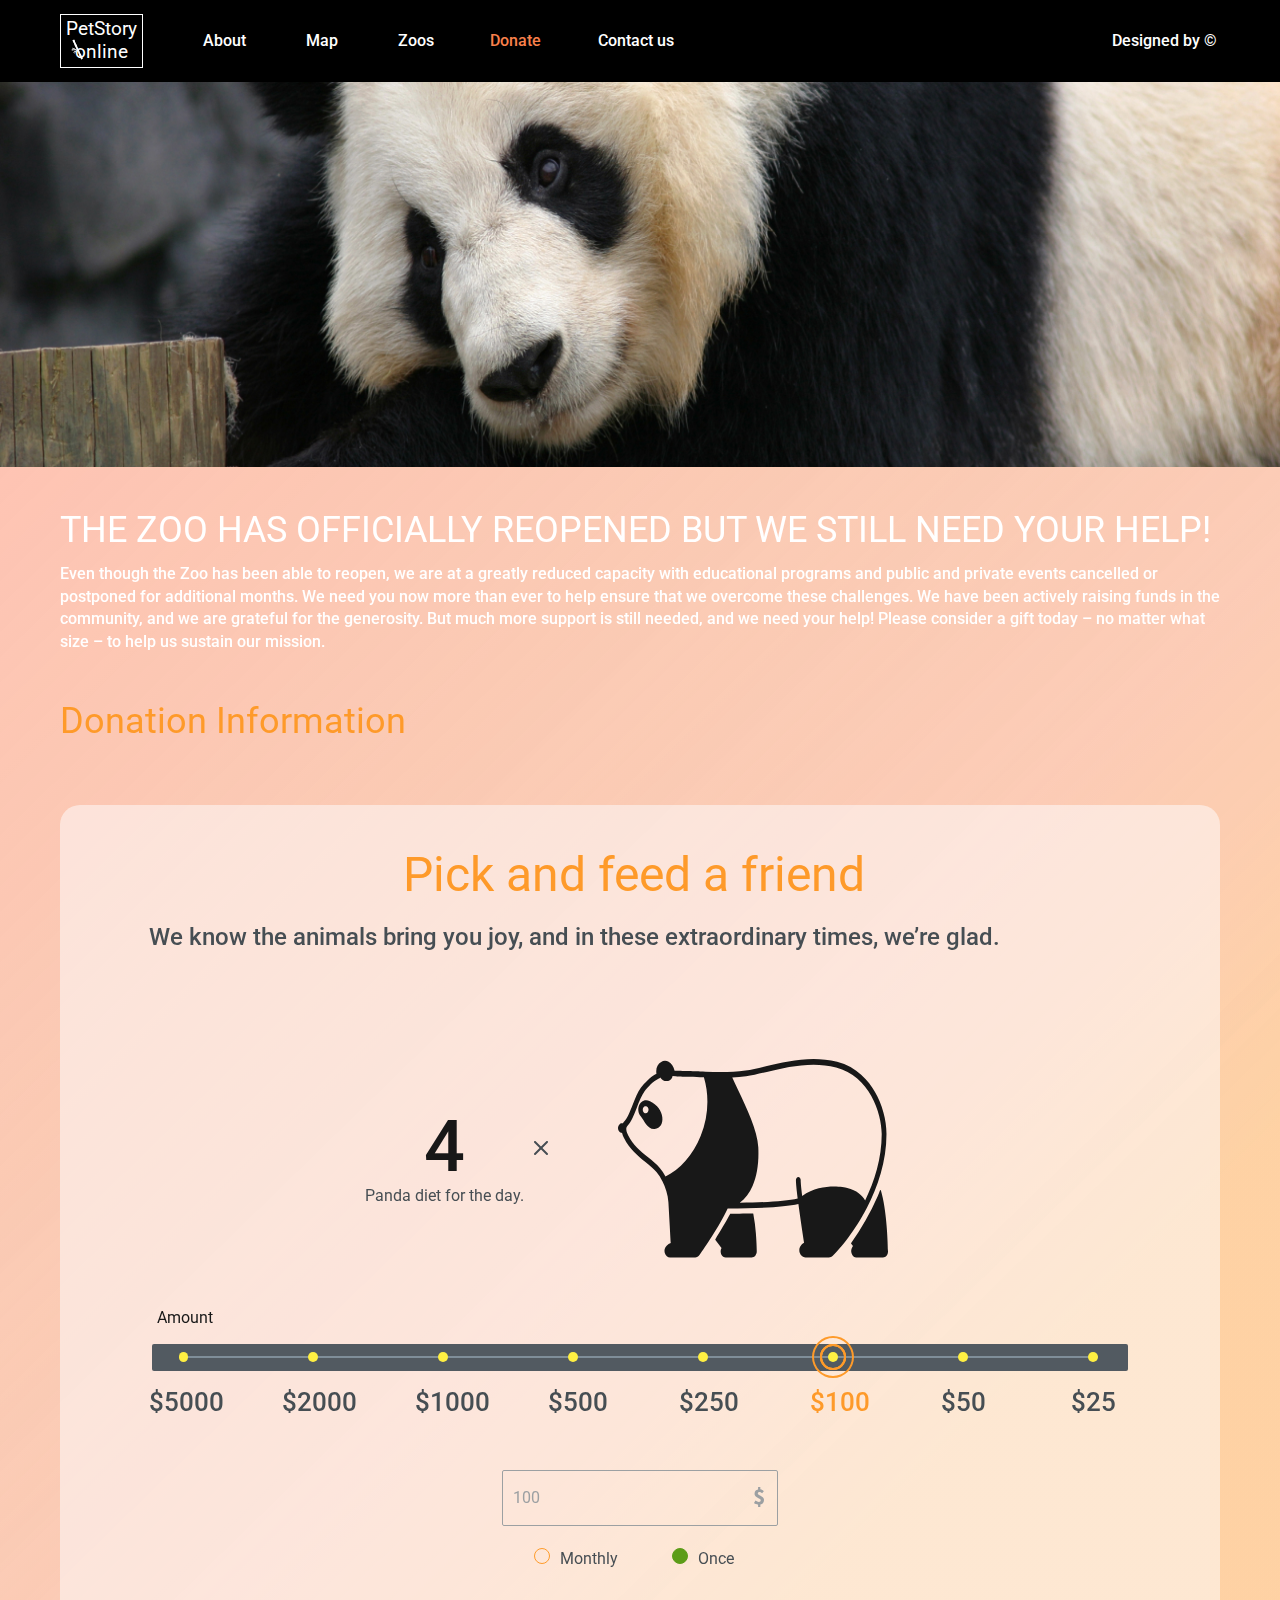
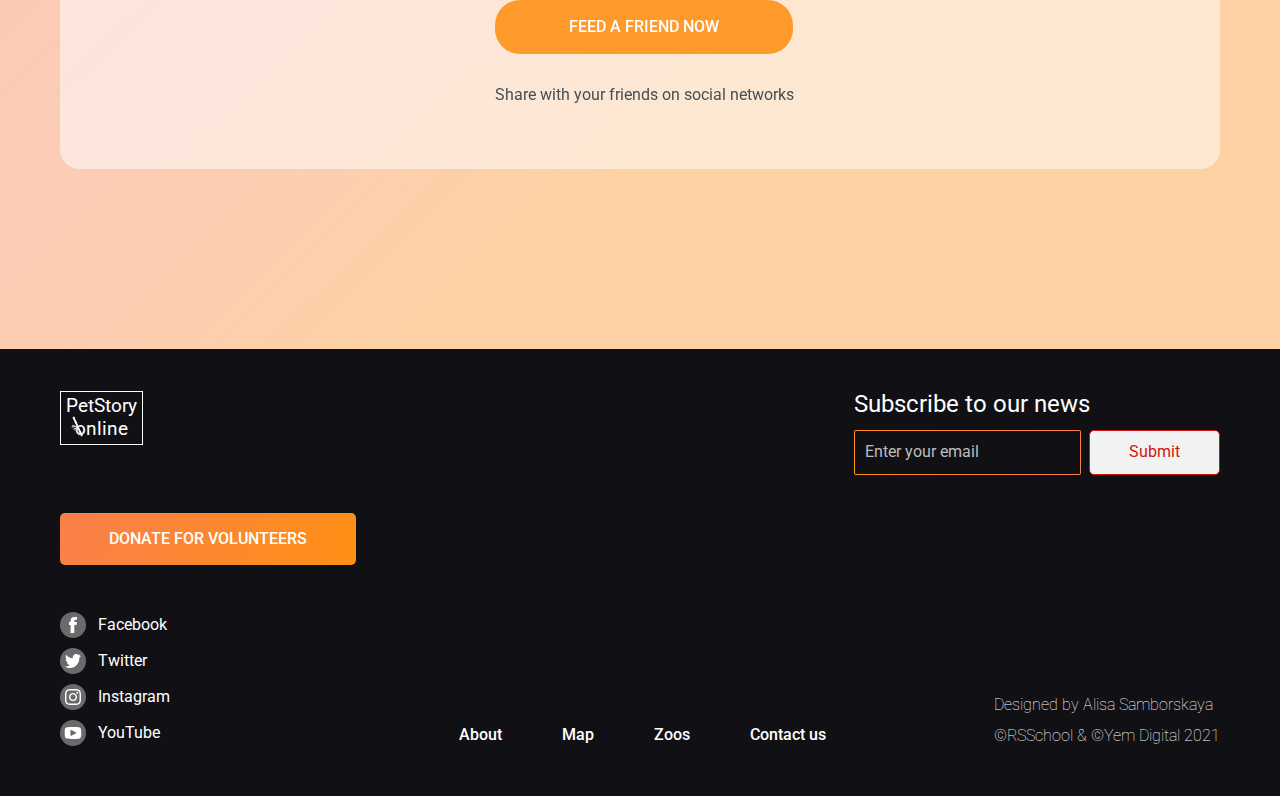
<file: online-zoo/pages/donate/index.html>
<!DOCTYPE html>
<html lang="en">
    <head>
        <title>Online zoo</title>
        <meta charset="utf-8">
        <meta name="viewport" content="width=device-width, initial-scale=1">
        <link rel="stylesheet" href="../../assets/css/normalize.css"/>
        <link rel="stylesheet" href="style.css"/>
        <link rel="icon" href="../../assets/svg/favicon.svg" type="image/x-icon"/>
        <link rel="preconnect" href="https://fonts.googleapis.com">
        <link rel="preconnect" href="https://fonts.gstatic.com" crossorigin>
        <link href="https://fonts.googleapis.com/css2?family=Roboto:ital,wght@0,100;0,300;0,400;0,500;0,700;0,900;1,100;1,300;1,400;1,500;1,700;1,900&display=swap" rel="stylesheet">
    </head>
    <body>
        <header id="menu">
            <div class="container">
                <a class="logo" href="../main/index.html">
                    <h1>PetStory<br> online</h1>
                    <img src="../../assets/svg/bamboo.svg" alt="Bamboo">
                </a>
                <nav>
                    <ul>
                        <li><a href="../main/index.html">About</a></li>
                        <li><a href="">Map</a></li>
                        <li><a href="">Zoos</a></li>
                        <li><a class="choose" href="">Donate</a></li>
                        <li><a href="">Contact us</a></li>
                        <li class="copyright"><a href="https://www.figma.com/file/jfEFwkXVj1WRq7sUHDr8os/PetStory-online" target="_blank">Designed by &#169;</a></li>
                    </ul>
                </nav>
                <div id="nav-toggle">
                    <span></span>
                    <span></span>
                    <span></span>
                </div>
            </div>
            <div class="close" style="display: none; width: 14px; height: 14px; background-image: url(&quot;../../assets/svg/multiplication.svg&quot;); background-repeat: no-repeat; background-position: center center; background-size: 14px 14px; position: absolute; top: 5%; right: 5%;"></div>
        </header>
        <main>
            <section id="preview">
                <div class="container">
                    <h2></h2>
                </div>
            </section>
            <section id="feed-friend">
                <div class="container">
                    <div class="text">
                        <h2>THE ZOO HAS OFFICIALLY REOPENED BUT WE STILL NEED YOUR HELP!</h2>
                        <p>Even though the Zoo has been able to reopen, we are at a greatly reduced capacity with educational programs and public and private events cancelled or postponed for additional months. We need you now more than ever to help ensure that we overcome these challenges. We have been actively raising funds in the community, and we are grateful for the generosity.  But much more support is still needed, and we need your help! Please consider a gift today – no matter what size – to help us sustain our mission.</p>
                        <h2 class="donat">Donation Information</h2>
                    </div>
                    <div class="feed">
                        <div class="text">
                            <h2>Pick and feed a friend</h2>
                            <p class="sec">We know the animals bring you joy, and in these extraordinary times, we’re glad.</p>
                        </div>
                        <div class="pandas">
                            <div class="four-pandas">
                                <p class="four">4</p>
                                <p>Panda diet for the day.</p>
                            </div>
                            <div class="multiplication">&nbsp; </div>
                            <div class="panda">&nbsp; </div>
                        </div>
                        <div class="amount">
                            <p>Amount</p>
                            <div class="how-many">
                                <div class="gray">
                                    <div class="yellow-circle first">
                                        <span class="b-circle-line"></span>
                                        <span class="b-circle-line"></span>
                                        <span class="b-circle-line"></span>
                                        <span class="b-circle-line"></span>
                                    </div>
                                    <div class="yellow-circle">
                                        <span class="b-circle-line"></span>
                                        <span class="b-circle-line"></span>
                                        <span class="b-circle-line"></span>
                                        <span class="b-circle-line"></span>
                                    </div>
                                    <div class="yellow-circle">
                                        <span class="b-circle-line"></span>
                                        <span class="b-circle-line"></span>
                                        <span class="b-circle-line"></span>
                                        <span class="b-circle-line"></span>
                                    </div>
                                    <div class="yellow-circle">
                                        <span class="b-circle-line"></span>
                                        <span class="b-circle-line"></span>
                                        <span class="b-circle-line"></span>
                                        <span class="b-circle-line"></span>
                                    </div>
                                    <div class="yellow-circle">
                                        <span class="b-circle-line"></span>
                                        <span class="b-circle-line"></span>
                                        <span class="b-circle-line"></span>
                                        <span class="b-circle-line"></span>
                                    </div>
                                    <div class="yellow-circle active-num">
                                        <span class="b-circle-line"></span>
                                        <span class="b-circle-line"></span>
                                        <span class="b-circle-line"></span>
                                        <span class="b-circle-line"></span>
                                    </div>
                                    <div class="yellow-circle">
                                        <span class="b-circle-line"></span>
                                        <span class="b-circle-line"></span>
                                        <span class="b-circle-line"></span>
                                        <span class="b-circle-line"></span>
                                    </div>
                                    <div class="yellow-circle">
                                        <span class="b-circle-line"></span>
                                        <span class="b-circle-line"></span>
                                        <span class="b-circle-line"></span>
                                        <span class="b-circle-line"></span>
                                    </div>
                                </div>
                            </div>
                            <div class="price">
                                <span class="number">$5000</span>
                                <span class="number">$2000</span>
                                <span class="number">$1000</span>
                                <span class="number">$500</span>
                                <span class="number">$250</span>
                                <span class="number active-num">$100</span>
                                <span class="number">$50</span>
                                <span class="number">$25</span>
                            </div>
                        </div>
                        <div class="donate">
                            <form action="#" method="post">
                                <input class="input-amount" type="number" name="Another amount" placeholder="Another amount" value="100" min="0" max="9999">
                                <div class="time">
                                    <p><input type="radio" name="first">Monthly</p>
                                    <p><input type="radio" name="first" checked>Once</p>
                                </div>
                            </form>
                            <div class="feed-now">
                                <button>Feed a friend now</button>
                                <p>Share with your friends on social networks </p>
                            </div>
                        </div>
                    </div>
                </div>
            </section>
        </main>
        <footer>
            <div class="container">
                <div class="wrap-first">
                    <div class="wrap">
                        <a class="logo" href="../main/index.html">
                            <h2>PetStory<br> online</h2>
                            <img src="../../assets/svg/bamboo.svg" alt="Bamboo">
                        </a>
                        <div class="donate">
                            <button onclick="window.location.href = '../donate/index.html';">donate for volunteers</button>
                        </div>
                    </div>
                    <div class="media">
                        <ul>
                            <li onclick="window.location.href = 'https://www.facebook.com/';">
                                <div class="icon-media facebook">&nbsp; </div>
                                <p>Facebook</p>
                            </li>
                            <li onclick="window.location.href = 'https://twitter.com/?lang=ru';">
                                <div class="icon-media twitter">&nbsp; </div>
                                <p>Twitter</p>
                            </li>
                            <li onclick="window.location.href = 'https://www.instagram.com/';">
                                <div class="icon-media instagram">&nbsp; </div>
                                <p>Instagram</p>
                            </li>
                            <li onclick="window.location.href = 'https://www.youtube.com/?hl=ru&gl=BY';">
                                <div class="icon-media youtube">&nbsp; </div>
                                <p>YouTube</p>
                            </li>
                        </ul>
                    </div>
                </div>
                <div class="wrap-sec-third">
                    <div class="wrap-second">
                        <nav>
                            <ul>
                                <li><a href="../main/index.html">About</a></li>
                                <li><a href="">Map</a></li>
                                <li><a href="">Zoos</a></li>
                                <li><a href="">Contact us</a></li>
                            </ul>
                        </nav>
                    </div>
                    <div class="wrap-third">
                        <div class="subcribe">
                            <h3>Subscribe to our news</h3>
                            <form action="#" method="post">
                                <input type="email" name="email" placeholder="Enter your email">
                                <input type="submit" value="Submit">
                            </form>
                        </div>
                        <div class="subscription">
                            <p class="author">Designed by Alisa Samborskaya</p>
                            <p>©RSSchool & ©Yem Digital 2021</p>
                        </div>
                    </div>
                </div>
            </div>
        </footer>
        <div class="menu-shadow"></div>
    </body>
    <script src="../main/menu.js"></script>
    <script src="amount.js"></script>
</html>
</file>
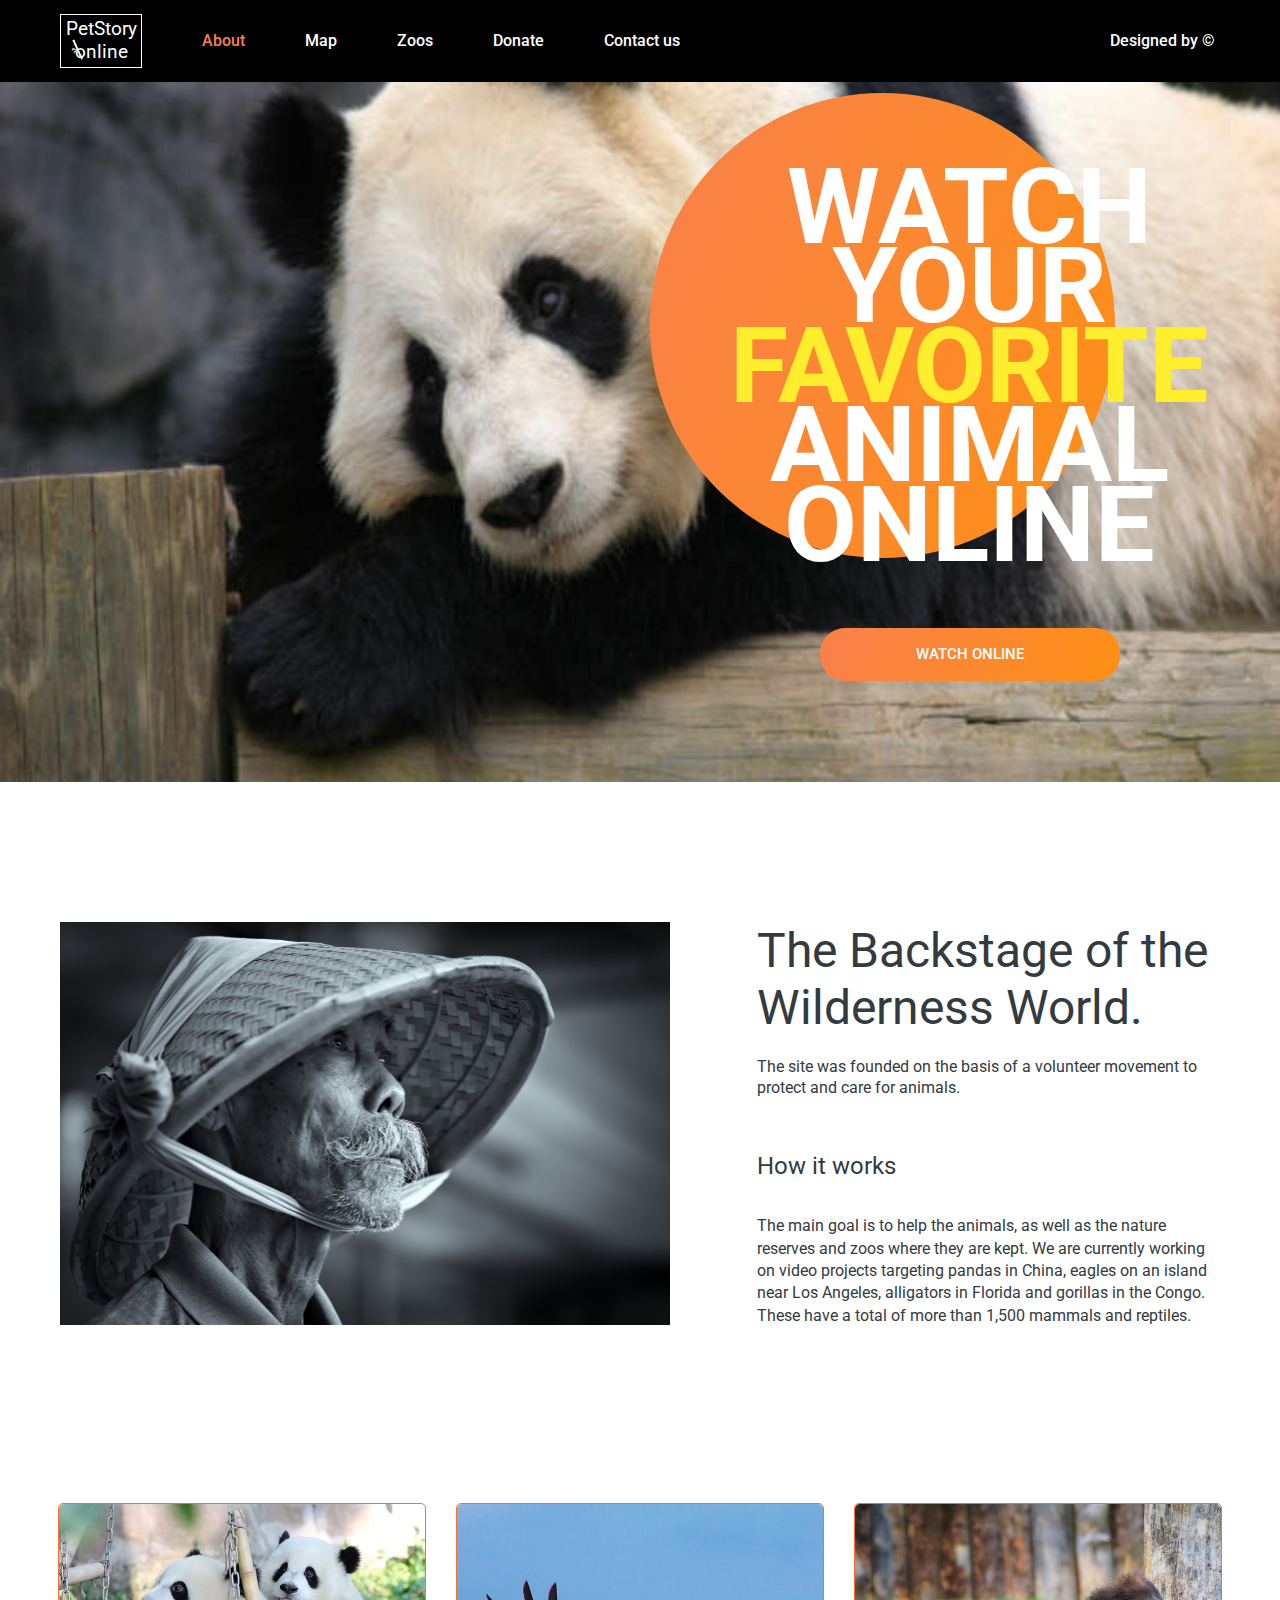
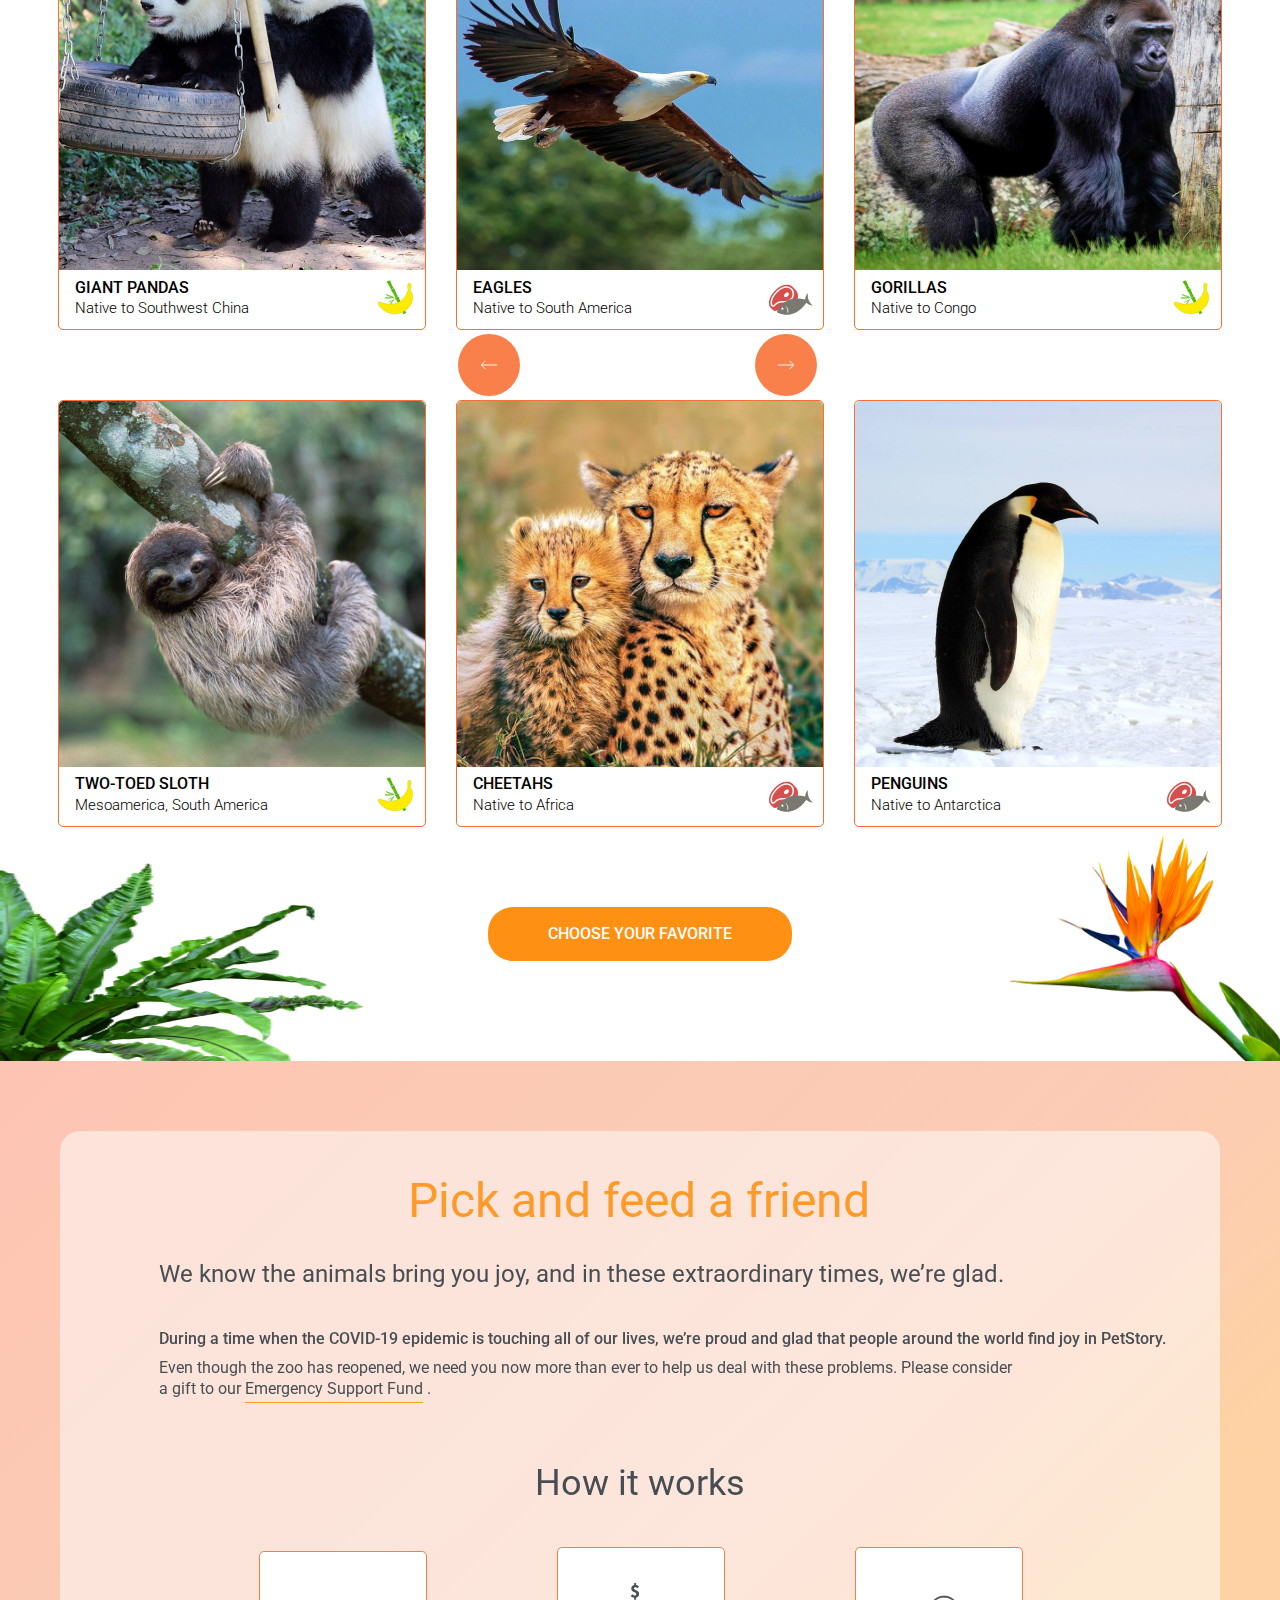
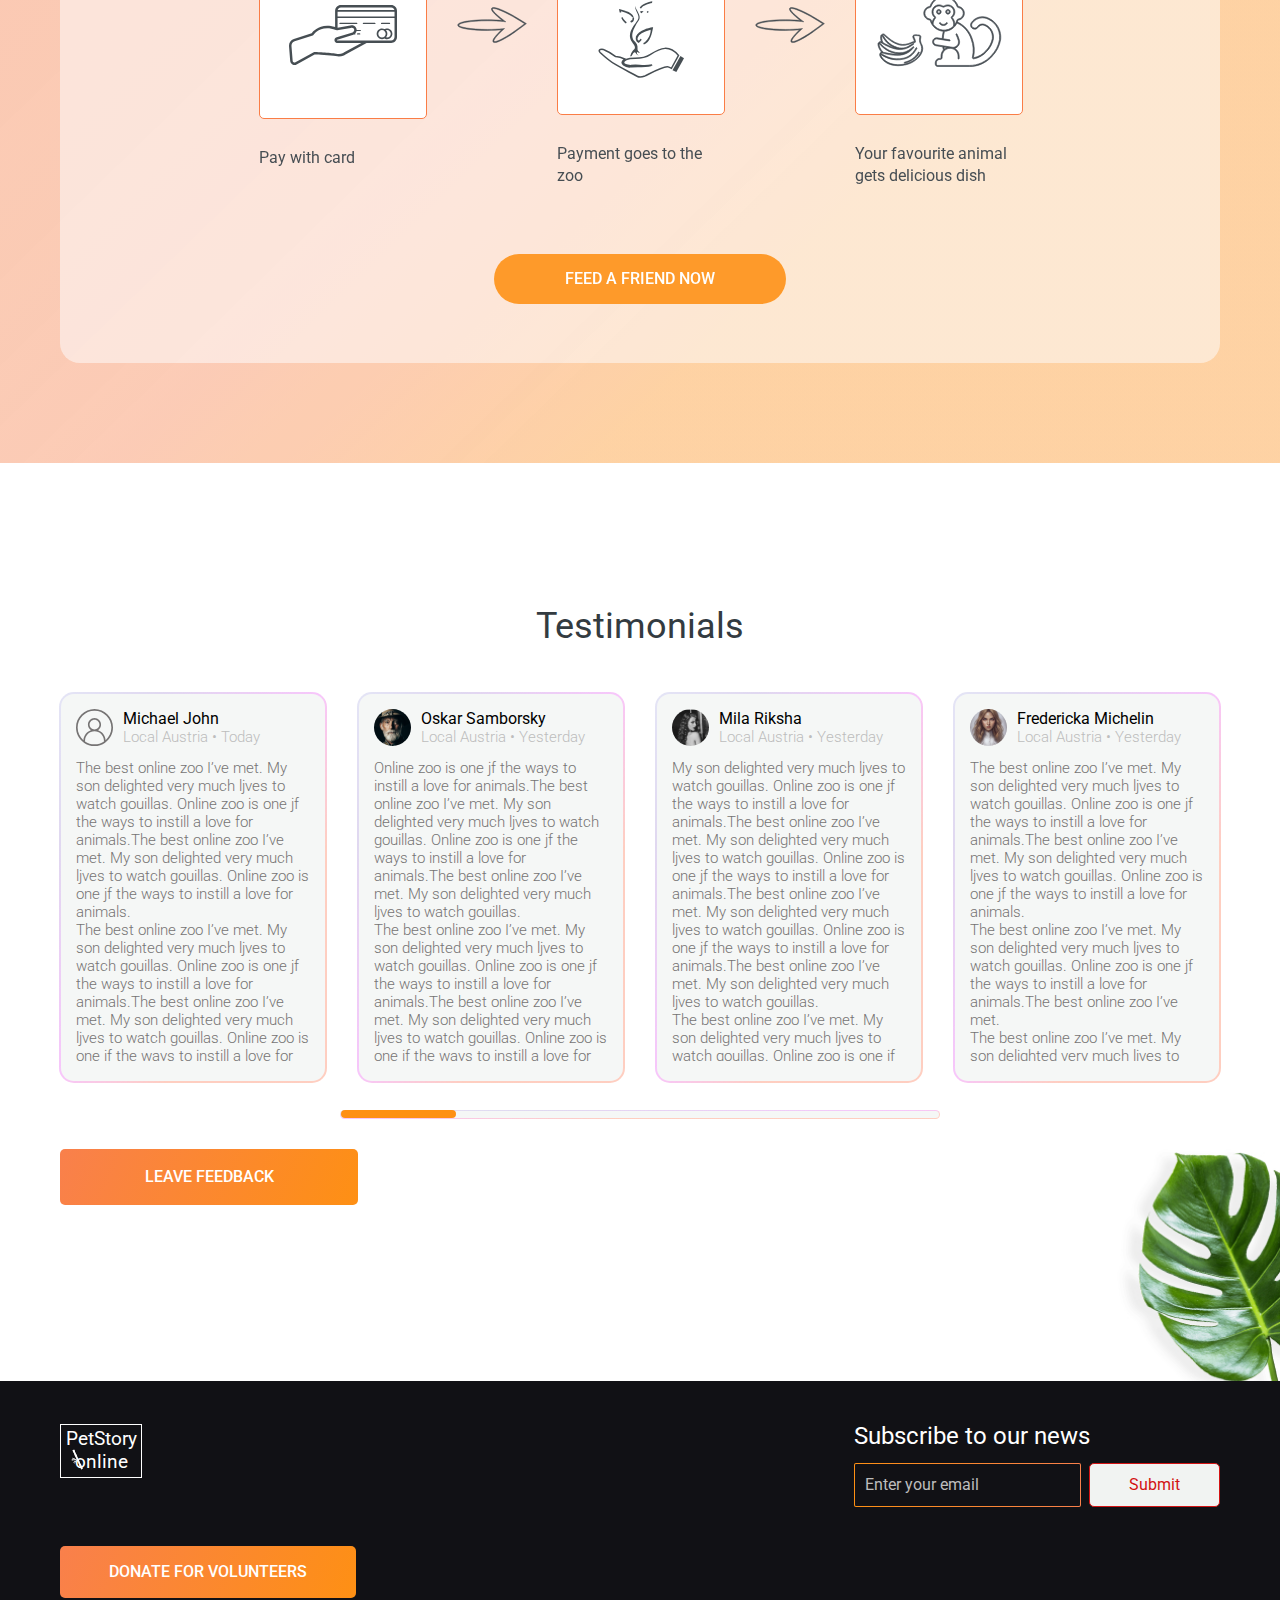
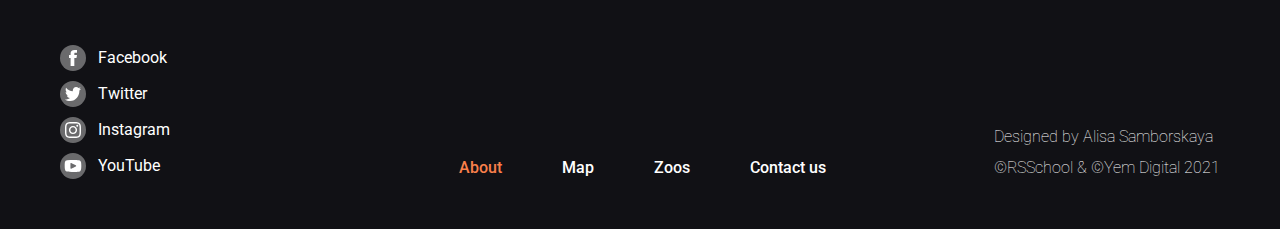
<file: online-zoo/pages/main/index.html>
<!DOCTYPE html>
<html lang="en">
    <head>
        <title>Online zoo</title>
        <meta charset="utf-8">
        <meta name="viewport" content="width=device-width, initial-scale=1">
        <link rel="stylesheet" href="../../assets/css/normalize.css"/>
        <link rel="stylesheet" href="style.css"/>
        <link rel="icon" href="../../assets/svg/favicon.svg" type="image/x-icon"/>
        <link rel="preconnect" href="https://fonts.googleapis.com">
        <link rel="preconnect" href="https://fonts.gstatic.com" crossorigin>
        <link href="https://fonts.googleapis.com/css2?family=Roboto:ital,wght@0,100;0,300;0,400;0,500;0,700;0,900;1,100;1,300;1,400;1,500;1,700;1,900&display=swap" rel="stylesheet">
    </head>
    <body>
        <header id="menu">
            <div class="container">
                <a class="logo" href="../main/index.html">
                    <h1>PetStory<br> online</h1>
                    <img src="../../assets/svg/bamboo.svg" alt="Bamboo">
                </a>
                <nav>
                    <ul>
                        <li><a class="about" href="../main/index.html">About</a></li>
                        <li><a href="">Map</a></li>
                        <li><a href="">Zoos</a></li>
                        <li><a href="../donate/index.html">Donate</a></li>
                        <li><a href="">Contact us</a></li>
                        <li class="copyright"><a href="https://www.figma.com/file/jfEFwkXVj1WRq7sUHDr8os/PetStory-online" target="_blank">Designed by &#169;</a></li>
                    </ul>
                </nav>
                <div id="nav-toggle">
                    <span></span>
                    <span></span>
                    <span></span>
                </div>
            </div>
            <div class="close" style="display: none; width: 14px; height: 14px; background-image: url(&quot;../../assets/svg/multiplication.svg&quot;); background-repeat: no-repeat; background-position: center center; background-size: 14px 14px; position: absolute; top: 5%; right: 5%;"></div>
        </header>
        <main>
            <section id="preview">
                <div class="container">
                    <div class="circle">
                        <h2>Watch your <span>favorite</span> animal online</h2>
                        <button>watch online</button>
                    </div>
                </div>
            </section>
            <section id="backstage">
                <div class="container">
                    <div class="pict">&nbsp; </div>
                    <div class="text">
                        <h2>The Backstage of the Wilderness World.</h2>
                        <p class="small-p">The site was founded on the basis of a volunteer movement to protect and care for animals.</p>
                        <h3>How it works</h3>
                        <p class="big-p">The main goal is to help the animals, as well as the nature reserves and zoos where they are kept. We are currently working on video projects targeting pandas in China, eagles on an island near Los Angeles, alligators in Florida and gorillas in the Congo. These have a total of more than 1,500 mammals and reptiles.</p>
                    </div>
                    <div class="flowers">&nbsp; </div>
                </div>
            </section>
            <section id="pets">
                <div class="container">
                    <div class="block-animals">
                        <div class="animals">
                            <div class="photo-animal">
                                <img src="../../assets/images/photo-panda.jpg" alt="Panda">
                                <div class="under-pict">
                                    <div class="text">
                                        <h2>giant Pandas</h2>
                                        <p>Native to Southwest China</p>
                                    </div>
                                    <div class="icon"><img src="../../assets/svg/banana.svg" alt="banana" class="banana"></div>
                                </div>
                            </div>
                            <div class="photo-animal">
                                <img src="../../assets/images/eagle.jpg" alt="Eagle">
                                <div class="under-pict">
                                    <div class="text">
                                        <h2>Eagles</h2>
                                        <p>Native to South America</p>
                                    </div>
                                    <div class="icon"><img src="../../assets/svg/meet-fish.svg" alt="meat and fish" class="meat"></div>
                                </div>
                            </div>
                            <div class="photo-animal">
                                <img src="../../assets/images/gorilla.jpg" alt="Gorilla">
                                <div class="under-pict">
                                    <div class="text">
                                        <h2>Gorillas</h2>
                                        <p>Native to Congo</p>
                                    </div>
                                    <div class="icon gorilla"><img src="../../assets/svg/banana.svg" alt="banana" class="banana"></div>
                                </div>
                            </div>
                            <div class="photo-animal">
                                <img src="../../assets/images/sloth.jpg" alt="Sloth">
                                <div class="under-pict">
                                    <div class="text">
                                        <h2>Two-toed Sloth</h2>
                                        <p>Mesoamerica, South America</p>
                                    </div>
                                    <div class="icon"><img src="../../assets/svg/banana.svg" alt="banana" class="banana"></div>
                                </div>
                            </div>
                            <div class="photo-animal">
                                <img src="../../assets/images/cheetahs.jpg" alt="Cheetahs">
                                <div class="under-pict">
                                    <div class="text">
                                        <h2>cheetahs</h2>
                                        <p>Native to Africa</p>
                                    </div>
                                    <div class="icon"><img src="../../assets/svg/meet-fish.svg" alt="meat and fish" class="meat"></div>
                                </div>
                            </div>
                            <div class="photo-animal">
                                <img src="../../assets/images/penguins.jpg" alt="Penguins">
                                <div class="under-pict">
                                    <div class="text">
                                        <h2>Penguins</h2>
                                        <p>Native to Antarctica</p>
                                    </div>
                                    <div class="icon"><img src="../../assets/svg/meet-fish.svg" alt="meat and fish" class="meat"></div>
                                </div>
                            </div>
                        </div>
                        <div class="animals no-active">
                            <div class="photo-animal">
                                <img src="../../assets/images/photo-panda.jpg" alt="Panda">
                                <div class="under-pict">
                                    <div class="text">
                                        <h2>giant Pandas</h2>
                                        <p>Native to Southwest China</p>
                                    </div>
                                    <div class="icon"><img src="../../assets/svg/banana.svg" alt="banana" class="banana"></div>
                                </div>
                            </div>
                            <div class="photo-animal">
                                <img src="../../assets/images/eagle.jpg" alt="Eagle">
                                <div class="under-pict">
                                    <div class="text">
                                        <h2>Eagles</h2>
                                        <p>Native to South America</p>
                                    </div>
                                    <div class="icon"><img src="../../assets/svg/meet-fish.svg" alt="meat and fish" class="meat"></div>
                                </div>
                            </div>
                            <div class="photo-animal">
                                <img src="../../assets/images/gorilla.jpg" alt="Gorilla">
                                <div class="under-pict">
                                    <div class="text">
                                        <h2>Gorillas</h2>
                                        <p>Native to Congo</p>
                                    </div>
                                    <div class="icon gorilla"><img src="../../assets/svg/banana.svg" alt="banana" class="banana"></div>
                                </div>
                            </div>
                            <div class="photo-animal">
                                <img src="../../assets/images/sloth.jpg" alt="Sloth">
                                <div class="under-pict">
                                    <div class="text">
                                        <h2>Two-toed Sloth</h2>
                                        <p>Mesoamerica, South America</p>
                                    </div>
                                    <div class="icon"><img src="../../assets/svg/banana.svg" alt="banana" class="banana"></div>
                                </div>
                            </div>
                            <div class="photo-animal">
                                <img src="../../assets/images/cheetahs.jpg" alt="Cheetahs">
                                <div class="under-pict">
                                    <div class="text">
                                        <h2>cheetahs</h2>
                                        <p>Native to Africa</p>
                                    </div>
                                    <div class="icon"><img src="../../assets/svg/meet-fish.svg" alt="meat and fish" class="meat"></div>
                                </div>
                            </div>
                            <div class="photo-animal">
                                <img src="../../assets/images/penguins.jpg" alt="Penguins">
                                <div class="under-pict">
                                    <div class="text">
                                        <h2>Penguins</h2>
                                        <p>Native to Antarctica</p>
                                    </div>
                                    <div class="icon"><img src="../../assets/svg/meet-fish.svg" alt="meat and fish" class="meat"></div>
                                </div>
                            </div>
                        </div>
                        <div class="animals no-active">
                            <div class="photo-animal">
                                <img src="../../assets/images/photo-panda.jpg" alt="Panda">
                                <div class="under-pict">
                                    <div class="text">
                                        <h2>giant Pandas</h2>
                                        <p>Native to Southwest China</p>
                                    </div>
                                    <div class="icon"><img src="../../assets/svg/banana.svg" alt="banana" class="banana"></div>
                                </div>
                            </div>
                            <div class="photo-animal">
                                <img src="../../assets/images/eagle.jpg" alt="Eagle">
                                <div class="under-pict">
                                    <div class="text">
                                        <h2>Eagles</h2>
                                        <p>Native to South America</p>
                                    </div>
                                    <div class="icon"><img src="../../assets/svg/meet-fish.svg" alt="meat and fish" class="meat"></div>
                                </div>
                            </div>
                            <div class="photo-animal">
                                <img src="../../assets/images/gorilla.jpg" alt="Gorilla">
                                <div class="under-pict">
                                    <div class="text">
                                        <h2>Gorillas</h2>
                                        <p>Native to Congo</p>
                                    </div>
                                    <div class="icon gorilla"><img src="../../assets/svg/banana.svg" alt="banana" class="banana"></div>
                                </div>
                            </div>
                            <div class="photo-animal">
                                <img src="../../assets/images/sloth.jpg" alt="Sloth">
                                <div class="under-pict">
                                    <div class="text">
                                        <h2>Two-toed Sloth</h2>
                                        <p>Mesoamerica, South America</p>
                                    </div>
                                    <div class="icon"><img src="../../assets/svg/banana.svg" alt="banana" class="banana"></div>
                                </div>
                            </div>
                            <div class="photo-animal">
                                <img src="../../assets/images/cheetahs.jpg" alt="Cheetahs">
                                <div class="under-pict">
                                    <div class="text">
                                        <h2>cheetahs</h2>
                                        <p>Native to Africa</p>
                                    </div>
                                    <div class="icon"><img src="../../assets/svg/meet-fish.svg" alt="meat and fish" class="meat"></div>
                                </div>
                            </div>
                            <div class="photo-animal">
                                <img src="../../assets/images/penguins.jpg" alt="Penguins">
                                <div class="under-pict">
                                    <div class="text">
                                        <h2>Penguins</h2>
                                        <p>Native to Antarctica</p>
                                    </div>
                                    <div class="icon"><img src="../../assets/svg/meet-fish.svg" alt="meat and fish" class="meat"></div>
                                </div>
                            </div>
                        </div>
                    </div>
                    <a class="button left">&nbsp; </a>
                    <a class="button right">&nbsp; </a>
                    <div class="choose-fav"><button>choose your favorite</button></div>
                </div>
                <div class="flower-right">&nbsp; </div>
                <div class="flower-left">&nbsp; </div>
            </section>
            <section id="feed-friend">
                <div class="container">
                    <div class="feed">
                        <div class="text">
                            <h2>Pick and feed a friend</h2>
                            <p class="first-p">We know the animals bring you joy, and in these extraordinary times, we’re glad.</p>
                            <p class="second-p">During a time when the COVID-19 epidemic is touching all of our lives, we’re proud and glad that people around the world find joy in PetStory.</p>
                            <p class="third-p">Even though the zoo has reopened, we need you now more than ever to help us deal with these problems. Please consider a gift to our <a href="../donate/index.html">Emergency Support Fund</a> . </p>
                        </div>
                        <div class="how-works">
                            <h3>How it works</h3>
                            <div class="pictures">
                                <div class="step">
                                    <div class="img pay">&nbsp; </div>
                                    <p>Pay with card</p>
                                </div>
                                <div class="arrow">&nbsp; </div>
                                <div class="step">
                                    <div class="img zoo">&nbsp; </div>
                                    <p>Payment goes to the zoo</p>
                                </div>
                                <div class="arrow">&nbsp; </div>
                                <div class="step">
                                    <div class="img monkey">&nbsp; </div>
                                    <p>Your favourite animal gets delicious dish</p>
                                </div>
                            </div>
                            <div class="feed-now"><button onclick="window.location.href = '../donate/index.html';">Feed a friend now</button></div>
                    </div>
                    </div>
                </div>
            </section>
            <section id="testimonials">
                <div class="container">
                <h3>Testimonials</h3>
                    <div class="comments">
                        <div class="review">
                            <div class="comment-shadow"></div>
                            <div class="comment">
                                <div class="person">
                                    <div class="avatar first">&nbsp; </div>
                                    <div class="caption">
                                        <p class="name">Michael John</p>
                                        <p class="signature">Local Austria • Today</p>
                                    </div>
                                </div>
                                <div class="text">
                                    <p>The best online zoo I’ve met. My son delighted very much ljves to watch gouillas. Online zoo is one jf the ways to instill a love for animals.The best online zoo I’ve met. My son delighted very much ljves to watch gouillas. Online zoo is one jf the ways to instill a love for animals.
                                        <br>The best online zoo I’ve met. My son delighted very much ljves to watch gouillas. Online zoo is one jf the ways to instill a love for animals.The best online zoo I’ve met. My son delighted very much ljves to watch gouillas. Online zoo is one jf the ways to instill a love for animals.
                                        </p>
                                </div>
                            </div>
                            <div class="comment">
                                <div class="person">
                                    <div class="avatar second">&nbsp; </div>
                                    <div class="caption">
                                        <p class="name">Oskar Samborsky</p>
                                        <p class="signature">Local Austria • Yesterday</p>
                                    </div>
                                </div>
                                <div class="text">
                                    <p> Online zoo is one jf the ways to instill a love for animals.The best online zoo I’ve met. My son delighted very much ljves to watch gouillas. Online zoo is one jf the ways to instill a love for animals.The best online zoo I’ve met. My son delighted very much ljves to watch gouillas.<br>
                                        The best online zoo I’ve met. My son delighted very much ljves to watch gouillas. Online zoo is one jf the ways to instill a love for animals.The best online zoo I’ve met. My son delighted very much ljves to watch gouillas. Online zoo is one jf the ways to instill a love for animals.
                                        
                                        </p>
                                </div>
                            </div>
                            <div class="comment">
                                <div class="person">
                                    <div class="avatar four">&nbsp; </div>
                                    <div class="caption">
                                        <p class="name">Mila Riksha</p>
                                        <p class="signature">Local Austria • Yesterday</p>
                                    </div>
                                </div>
                                <div class="text">
                                    <p>My son delighted very much ljves to watch gouillas. Online zoo is one jf the ways to instill a love for animals.The best online zoo I’ve met. My son delighted very much ljves to watch gouillas. Online zoo is one jf the ways to instill a love for animals.The best online zoo I’ve met. My son delighted very much ljves to watch gouillas. Online zoo is one jf the ways to instill a love for animals.The best online zoo I’ve met. My son delighted very much ljves to watch gouillas.<br>
                                        The best online zoo I’ve met. My son delighted very much ljves to watch gouillas. Online zoo is one jf the ways to instill a love for animals.The best online zoo I’ve met. My son delighted very much ljves to watch gouillas. Online zoo is one jf the ways to instill a love for animals.                                        
                                        </p>
                                </div>
                            </div>
                            <div class="comment">
                                <div class="person">
                                    <div class="avatar third">&nbsp; </div>
                                    <div class="caption">
                                        <p class="name">Fredericka Michelin</p>
                                        <p class="signature">Local Austria • Yesterday</p>
                                    </div>
                                </div>
                                <div class="text">
                                    <p>The best online zoo I’ve met. My son delighted very much ljves to watch gouillas. Online zoo is one jf the ways to instill a love for animals.The best online zoo I’ve met. My son delighted very much ljves to watch gouillas. Online zoo is one jf the ways to instill a love for animals.<br>
                                        The best online zoo I’ve met. My son delighted very much ljves to watch gouillas. Online zoo is one jf the ways to instill a love for animals.The best online zoo I’ve met.<br>
                                        The best online zoo I’ve met. My son delighted very much ljves to watch gouillas. Online zoo is one jf the ways to instill a love for animals.The best online zoo I’ve met. My son delighted very much ljves to watch gouillas. Online zoo is one jf the ways to instill a love for animals.                                        
                                        </p>
                                </div>
                            </div>
                        </div>
                        <input type="range" min="0" max="8" step="1" value="0" onchange="changeComments()">
                        <div class="feedback">
                            <button>leave feedback</button>
                        </div>
                    </div>
                </div>
                <div class="leaf">&nbsp; </div>
            </section>
        </main>
        <footer>
            <div class="container">
                <div class="wrap-first">
                    <div class="wrap">
                        <a class="logo" href="../main/index.html">
                            <h2>PetStory<br> online</h2>
                            <img src="../../assets/svg/bamboo.svg" alt="Bamboo">
                        </a>
                        <div class="donate">
                            <button onclick="window.location.href = '../donate/index.html';">donate for volunteers</button>
                        </div>
                    </div>
                    <div class="media">
                        <ul>
                            <li onclick="window.location.href = 'https://www.facebook.com/';">
                                <div class="icon-media facebook">&nbsp; </div>
                                <p>Facebook</p>
                            </li>
                            <li onclick="window.location.href = 'https://twitter.com/?lang=ru';">
                                <div class="icon-media twitter">&nbsp; </div>
                                <p>Twitter</p>
                            </li>
                            <li onclick="window.location.href = 'https://www.instagram.com/';">
                                <div class="icon-media instagram">&nbsp; </div>
                                <p>Instagram</p>
                            </li>
                            <li onclick="window.location.href = 'https://www.youtube.com/?hl=ru&gl=BY';">
                                <div class="icon-media youtube">&nbsp; </div>
                                <p>YouTube</p>
                            </li>
                        </ul>
                    </div>
                </div>
                <div class="wrap-sec-third">
                    <div class="wrap-second">
                        <nav>
                            <ul>
                                <li><a class="about" href="../main/index.html">About</a></li>
                                <li><a href="">Map</a></li>
                                <li><a href="">Zoos</a></li>
                                <li><a href="">Contact us</a></li>
                            </ul>
                        </nav>
                    </div>
                    <div class="wrap-third">
                        <div class="subcribe">
                            <h3>Subscribe to our news</h3>
                            <form action="#" method="post">
                                <input type="email" name="email" placeholder="Enter your email">
                                <input type="submit" value="Submit">
                            </form>
                        </div>
                        <div class="subscription">
                            <p class="author">Designed by Alisa Samborskaya</p>
                            <p>©RSSchool & ©Yem Digital 2021</p>
                        </div>
                    </div>
                </div>
            </div>
        </footer>
        <div class="menu-shadow"></div>
    </body>
    <script src="menu.js"></script>
    <script src="carousel_testimotals.js"></script>
    <script src="popup_testimotals.js"></script>
    <script src="pets_slider.js"></script>
</html>
</file>
<file: online-zoo/pages/donate/style.css>
* {
    box-sizing: border-box;
    scroll-behavior: smooth;
}

html, body {
    min-height: 100%;
    width: 100%;
}

.container {
    margin: 0 auto;
    width: 1160px;
}

.menu-shadow {
    display: none;
}

header {
    position: relative;
    padding: 14px 0;
    background-color: #000000;
    z-index: 100;
    transition: 0.5s;
}

header .container{
    display: flex;
    justify-content: start;
    align-items: center;
    gap: 20px;
}

header .logo, footer .logo{
    position: relative;
    width: fit-content;
    border: 1px solid #fff;
}

header h1{
    margin: 0;
    padding: 3px 5px 3px 5px;
    font-family: 'Roboto', sans-serif;
    font-style: normal;
    font-weight: 400;
    font-size: 19.0145px;
    line-height: 120%;
    text-align: center;
    color: #fff;
}

header img, footer img {
    position: absolute;
    left: 10px;
    top: 24px;
}

header nav {
    margin-left: 40px;
}

header ul {
    margin: 0;
    padding: 0;
    display: flex;
    justify-content: space-evenly;
    gap: 60px;
    list-style: none;
}

header a {
    text-decoration: none;
    font-family: 'Roboto', sans-serif;
    font-style: normal;
    font-weight: 500;
    font-size: 16px;
    line-height: 140%;
    color: #fff;
    transition: 1s;
    cursor: pointer;
}

header ul li:nth-child(4) {
    margin-left: -4px;
 }

header ul li:nth-child(5) {
   margin-left: -3px;
   margin-right: 8px;
}

header .container ul .choose {
    color: #F9804B;
}

header a:hover {
    color: yellow;
}

header a:active {
    color: #F9804B;
}

header .copyright {
    margin-left: 370px;
}

#nav-toggle {
    display: none;
}

#preview {
    width: auto;
    min-height: 385px;
    margin-top: 0px;
    background: url(../../assets/images/panda-donate.jpg);
    background-repeat: no-repeat;
    background-position: 0 center;
    background-size: 100% 100%;
}

#preview h2 {
    margin: 0;
}

#feed-friend {
    padding-bottom: 180px;
    background: linear-gradient(315.75deg, rgba(254, 210, 144, 0.7) 30.06%, #FEBDAB 100.95%, rgba(254, 210, 144, 0.7) 106.36%), linear-gradient(315.75deg, rgba(254, 189, 171, 0.74) 30.06%, rgba(243, 169, 248, 0.66) 50.74%, #E0D8F0 80.49%, #EAF7FE 127.9%, #EAF7FE 149.54%), linear-gradient(315.75deg, rgba(254, 189, 171, 0.74) 30.06%, rgba(243, 169, 248, 0.66) 50.74%, #E0D8F0 80.49%, #EAF7FE 127.9%, #EAF7FE 149.54%);
    opacity: 0.9;
}

#feed-friend .text {
    padding-top: 40px;
}

#feed-friend h2 {
    margin: 0;
    font-family: 'Roboto', sans-serif;
    font-style: normal;
    font-weight: 400;
    font-size: 36px;
    line-height: 130%;
    color: #FFFFFF;
}

#feed-friend p {
    margin: 0;
    margin-top: 10px;
    font-family: 'Roboto', sans-serif;
    font-style: normal;
    font-weight: 500;
    font-size: 16px;
    line-height: 140%;
    color: #FFFFFF;
}

#feed-friend .donat {
    padding-top: 45px;
    padding-bottom: 60px;
    color: #FE9013;
}

#feed-friend .feed {
    padding: 41px 20px 0px 89px;
    background: rgba(253, 253, 255, 0.52);
    border-radius: 20px;
}

#feed-friend .feed .text {
    padding: 0;
}

#feed-friend .feed h2 {
    margin: 0;
    margin-right: 82px;
    font-family: 'Roboto', sans-serif;
    font-style: normal;
    font-weight: 400;
    font-size: 48px;
    line-height: 120%;
    text-align: center;
    color: #FE9013;
}

#feed-friend .feed p {
    margin-right: 100px;
    padding-top: 10px;
    text-align: left;
    font-family: 'Roboto', sans-serif;
    font-style: normal;
    color: #333B41;
    font-size: 24px;
    line-height: 120%;
}

#feed-friend .feed .pandas {
    display: flex;
    align-items: center;
    justify-content: center;
    padding-top: 60px;
    padding-left: 50px;
    padding-right: 50px;
}

#feed-friend .feed .pandas .four-pandas {
    margin-top: 45px;
    margin-right: 10px;
}

#feed-friend .feed .pandas p {
    margin: 0;
    font-family: 'Roboto', sans-serif;
    font-style: normal;
    font-weight: 400;
    font-size: 16px;
    line-height: 140%;
    text-align: center;
    color: #333B41;
}

#feed-friend .feed .pandas .four {
    margin: 0;
    font-weight: 500;
    font-size: 72px;
    line-height: 80%;
    text-align: center;
    text-transform: uppercase;
    color: #000000;
}

#feed-friend .feed .pandas .multiplication {
    margin-top: 26px;
    margin-right: 70px;
    width: 14px;
    height: 14px;
    background-image: url(../../assets/svg/multiplication.svg);
    background-repeat: no-repeat;
    background-position: center;
    background-size: 14px 14px;
}

#feed-friend .feed .pandas .panda {
    margin-right: 82px;
    width: 284px;
    height: 246px;
    background-image: url(../../assets/svg/panda.svg);
    background-repeat: no-repeat;
    background-position: center;
    background-size: 284px 246px;
}

#feed-friend .feed .amount {
    padding-top: 29px;
}

#feed-friend .feed .amount p {
    padding-left: 8px;
    font-family: 'Roboto', sans-serif;
    font-style: normal;
    font-weight: 400;
    font-size: 16px;
    line-height: 140%;
    color: #000000;
}

#feed-friend .feed .amount .how-many {
    display: flex;
    align-items: center;
    margin-top: 14px;
    margin-left: 3px;
    width: 976px;
    height: 27px;
    background: #404950;
    border-radius: 2px;
}

#feed-friend .feed .amount .how-many .gray {
    display: flex;
    align-items: center;
    gap: 120px;
    margin-left: auto;
    margin-right: auto;
    width: 915px;
    height: 2px;
    background: #72828E;
}

#feed-friend .feed .amount .how-many .gray .yellow-circle {
    position: relative;
    border-radius: 50%;
    width: 10px;
    height: 10px;
    background: #FFEE2E;
    cursor: pointer;
    transition: 0.5s;
}

.yellow-circle:before {
    position: absolute;
    content: '';
    top: -5px;
    right: -5px;
    left: -5px;
    bottom: -5px;
    z-index: 40;
}

#feed-friend .feed .amount .how-many .gray .yellow-circle:hover {
    background: #008000;
}

#feed-friend .feed .amount .how-many .gray .first {
    margin-left: -4px;
}


#feed-friend .feed .amount .how-many .active-num {
    width: 150px;
    height: 150px;
    margin: 50px auto;
    position: relative;
    border-radius: 50%;
}
  
#feed-friend .feed .amount .how-many .active-num .b-circle-line {
    position: absolute;
    top: -8px;
    left: -8px;
    right: -8px;
    bottom: -8px;
    border: 2px solid #FE9013;
    border-radius: 50%;
}

#feed-friend .feed .amount .how-many .active-num .b-circle-line:nth-of-type(2) {
    top: -16px;
    left: -16px;
    right: -16px;
    bottom: -16px;
}

#feed-friend .feed .amount .price {
    display: flex;
    gap: 58px;
    padding-top: 13px;
}

#feed-friend .feed .amount .price .number {
    font-family: 'Roboto', sans-serif;
    font-style: normal;
    font-weight: 500;
    font-size: 26px;
    line-height: 140%;
    text-transform: uppercase;
    color: #333B41;
}

#feed-friend .feed .amount .price .active-num {
    color: #FE9013;
}

#feed-friend .feed .amount .price .number:nth-of-type(4){
    margin-right: 13px;
}

#feed-friend .feed .amount .price .number:nth-of-type(5){
    margin-right: 13px;
}

#feed-friend .feed .amount .price .number:nth-of-type(6){
    margin-right: 13px;
}

#feed-friend .feed .amount .price .number:nth-of-type(7){
    margin-right: 27px;
}


#feed-friend .feed .donate {
    display: flex;
    flex-direction: column;
    align-items: center;
    padding-top: 50px;
}

#feed-friend .feed .donate form {
    display: flex;
    flex-direction: column;
    align-items: center;
}

#feed-friend .feed .donate input[type="number"]::-webkit-outer-spin-button,
[type="number"]::-webkit-inner-spin-button {
  -webkit-appearance: none;
  margin: 0;
  background: rgba(253, 253, 255, 0.52);
}

input[type="number"] {
    margin-right: 70px;
    -moz-appearance: textfield;
    padding: 16px 82px 16px 10px;
    width: 276px;
    border-radius: 2px;
    border: 1px solid #929699;
    outline: none;
    font-family: 'Roboto',sans-serif;
    font-style: normal;
    font-weight: 400;
    font-size: 16px;
    line-height: 140%;
    color: #929699;
    background: rgba(253, 253, 255, 0);
    background-image: url(../../assets/svg/dollar.svg);
    background-repeat: no-repeat;
    background-position: 251px 16px;
}

input[type="number"]:focus {
    border: 1px solid #4B9200;
    background-image: url(../../assets/svg/dollar-green.svg);
    background-repeat: no-repeat;
    background-position: 251px 16px;
}

input[type="number"]:focus::placeholder {
    color: #4B9200;
}

#feed-friend .feed .donate form p {
    margin: 0px;
    margin-right: 67px;
    margin-left: -14px;
    font-family: 'Roboto', sans-serif;
    font-style: normal;
    font-weight: 400;
    font-size: 16px;
    line-height: 140%;
    color: #333B41;
}

#feed-friend .feed .donate form p input[type="radio"] {
    margin-right: 10px;
    -webkit-appearance: none;
    -moz-appearance: none;
    appearance: none;
    border-radius: 50%;
    width: 16px;
    height: 16px;
    border: 1px solid #FE9013;
    transition: 0.2s all linear;
}

#feed-friend .feed .donate form p input[type="radio"]:checked {
    border: 1px solid #4B9200;
    background-color: #4B9200;
}

#feed-friend .feed .donate form .time {
    display: flex;
    gap: 1px;
    padding-top: 12px;
}

#feed-friend .feed .donate .feed-now {
    padding-top: 29px;
    margin-right: 60px;
}

#feed-friend .feed .donate .feed-now button {
    background: #FE9013;
    border-radius: 25px;
    border: none;
    width: 298px;
    margin: 0;
    padding: 16px 50px;
    font-family: 'Roboto', sans-serif;
    font-style: normal;
    font-weight: 500;
    font-size: 16px;
    line-height: 140%;
    text-align: center;
    text-transform: uppercase;
    color: #fff;
    cursor: pointer;
}

#feed-friend .feed .donate .feed-now button:hover {
    background: #E47209;
}

#feed-friend .feed .donate .feed-now button:active {
    background: #4B9200;
}

#feed-friend .feed .donate .feed-now p {
    padding-top: 30px;
    padding-bottom: 62px;
    margin: 0;
    font-family: 'Roboto', sans-serif;
    font-style: normal;
    font-weight: 400;
    font-size: 16px;
    line-height: 140%;
    color: #333B41;
}

footer {
    position: relative;
    z-index: 100;
    padding-top: 41px;
    background: #111115;
}

footer .container {
    display: flex;
    flex-direction: row;
    align-items: flex-end;
    padding-bottom: 50px;
    justify-content: space-between;
}

footer h2{
    margin: 0;
    padding: 3px 5px 3px 5px;
    font-family: 'Roboto', sans-serif;
    font-style: normal;
    font-weight: 400;
    font-size: 19.0145px;
    line-height: 120%;
    text-align: center;
    color: #fff;
}

footer a{
    text-decoration: none;
}

footer h3{
    margin: 0;
    padding-bottom: 12px;
    font-family: 'Roboto', sans-serif;
    font-style: normal;
    font-weight: 400;
    font-size: 24px;
    line-height: 120%;
    color: #FFFFFF;
}

footer .wrap-first {
    display: flex;
    flex-direction: column;
}

footer .wrap-first .donate {
    padding-top: 68px;
}

footer .wrap-first button {
    background: linear-gradient(113.96deg, #F9804B 1.49%, #FE9013 101.44%);
    border-radius: 5px;
    border: none;
    width: 296px;
    margin: 0;
    padding: 15px 30px;
    font-family: 'Roboto', sans-serif;
    font-style: normal;
    font-weight: 500;
    font-size: 16px;
    line-height: 140%;
    text-align: center;
    text-transform: uppercase;
    color: #fff;
}

footer .wrap-first button:hover {
    background: #E47209;
}

footer .wrap-first button:active {
    background: #4B9200;
}

footer .wrap-first .media ul {
    padding: 0;
    margin: 0;
    padding-top: 37px;
}

footer .wrap-first .media li {
    display: flex;
    gap: 12px;
    align-items: center;
    padding-top: 10px;
    cursor: pointer;
}

footer .wrap-first .media p {
    margin: 0;
    font-family: 'Roboto', sans-serif;
    font-style: normal;
    font-weight: 400;
    font-size: 16px;
    line-height: 140%;
    color: #FFFFFF;
    text-decoration: none;
    transition: 1s;
    cursor: pointer;
}

footer .wrap-first .media li:hover p {
    color: #E47209;
}

footer .wrap-first .media li:active p {
    color: #4B9200;
}
footer .wrap-first .media li:hover .icon-media {
    background-color: #E47209;
}

footer .wrap-first .media li:active .icon-media {
    background-color: #4B9200;
}

footer .wrap-first .media .icon-media {
    width: 26px;
    height: 26px;
    background: rgba(196, 196, 196, 0.5);
    border-radius: 50%;
    transition: 1s;
}

footer .wrap-first .media .facebook {
    background-image: url(../../assets/svg/facebook.svg);
    background-size: 8px 16px;
    background-repeat: no-repeat;
    background-position: center center;
}

footer .wrap-first .media .twitter {
    background-image: url(../../assets/svg/twitter.svg);
    background-size: 16px 14px;
    background-repeat: no-repeat;
    background-position: center center;
}

footer .wrap-first .media .instagram {
    background-image: url(../../assets/svg/instagram.svg);
    background-size: 16px 16px;
    background-repeat: no-repeat;
    background-position: center center;
}

footer .wrap-first .media .youtube {
    background-image: url(../../assets/svg/youtube.svg);
    background-size: 18px 12px;
    background-repeat: no-repeat;
    background-position: center center;
}

footer .wrap-first .wrap {
    display: flex;
    flex-direction: column;
}

footer .wrap-sec-third {
    display: flex;
    flex-direction: row;
    align-items: flex-end;
}

footer .wrap-second ul {
    margin: 0;
    margin-left: 101px;
    padding: 0;
    display: flex;
    justify-content: space-evenly;
    gap: 60px;
    list-style: none;
}

footer .wrap-second a {
    text-decoration: none;
    font-family: 'Roboto', sans-serif;
    font-style: normal;
    font-weight: 500;
    font-size: 16px;
    line-height: 140%;
    color: #fff;
    transition: 1s;
    cursor: pointer;
}

footer .wrap-second a:hover, footer .wrap-second a:hover {
    color: yellow;
}

footer .wrap-second a:active, footer .wrap-second a:active {
    color: #F9804B;
}

footer .wrap-second ul .about, header ul .about{
    color: #F9804B;
}

footer .wrap-third {
    display: flex;
    flex-direction: column;
    align-items: flex-end;
    margin-left: 28px;
    gap: 220px;
}

footer .wrap-third input[name="email"]{
    padding: 10px;
    padding-right: 19px;
    width: 227px;
    border-radius: 2px;
    background: linear-gradient(#111115 0 0) padding-box, /*this is your grey background*/ linear-gradient(to left, #F9804B 1.49%, #FE9013 101.44%) border-box;
    border: 0.7px solid transparent;
    outline: none;
    font-family: 'Roboto', sans-serif;
    font-style: normal;
    font-weight: 400;
    font-size: 16px;
    line-height: 140%;
    color: #BDBDBD;
}

footer .wrap-third input[name="email"]:focus {
    border: 1px solid #4B9200;
}

footer .wrap-third input[name="email"]:focus::placeholder {
    color: #4B9200;
}

footer .wrap-third input::placeholder{
    font-family: 'Roboto', sans-serif;
    font-style: normal;
    font-weight: 400;
    font-size: 16px;
    line-height: 140%;
    color: #BDBDBD;
}

footer .wrap-third input[type="submit"]{
    margin-left: 4px;
    padding: 10px 39px;
    background: #F1F3F2;
    border: 1px solid #D31414;
    border-radius: 5px;
    font-family: 'Roboto', sans-serif;
    font-style: normal;
    font-weight: 400;
    font-size: 16px;
    line-height: 140%;
    color: #D31414;
}

footer .wrap-third input[type="submit"]:hover{
    border: 1px solid #E47209;
    color: #E47209;
}

footer .wrap-third .subscription p {
    margin: 0;
    font-family: 'Roboto', sans-serif;
    font-style: normal;
    font-weight: 100;
    font-size: 16px;
    line-height: 130%;
    color: #FFFFFF;
}

footer .wrap-third .subscription .author{
    margin-bottom: 10px;
}

@media screen and (max-width: 1200px) {
    .container {
        width: 1000px;
        margin: 0 auto;
    }

    header .copyright {
        margin-left: 274px;
    }

    header ul {
        margin: 0;
        padding: 0;
        display: flex;
        justify-content: space-evenly;
        gap: 34px;
        list-style: none;
    }

    header .container {
        gap: 71px;
    }

    #feed-friend .feed .amount .how-many {
        width: 850px;
    }

    #feed-friend .feed .amount .how-many .gray {
        width: 830px;
    }

    #feed-friend .feed .amount .how-many .gray {
        gap: 98px;
    }

    #feed-friend .feed .amount .price {
        gap: 44px;
    }

    footer .subcribe {
        position: absolute;
        top: 33px;
        right: 30px;
     }
 
     footer .wrap-second ul {
         margin-left: 23px;
     }
 
     footer .subscription {
         margin-left: 10px;
     }
}

@media screen and (max-width: 1020px) {

    .container {
        width: 940px;
        margin: 0 auto;
    }

    header .copyright {
        margin-left: 205px;
    }

    header nav {
        margin-left: -10px;
    }

    header ul {
        gap: 49px;
    }

    #preview {
        width: auto;
        min-height: 390px;
        margin-top: 0px;
        background: url(../../assets/images/panda-donate-small-desc.jpg);
        background-repeat: no-repeat;
        background-position: 0 center;
        background-size: 100% 100%;
    }

    #feed-friend {
        padding-bottom: 31px;
    }

    #feed-friend h2 {
        width: 829px;
    }

    #feed-friend p {
        margin-top: 30px;
    }

    #feed-friend .donat {
        padding-top: 45px;
        padding-bottom: 38px;
    }

    #feed-friend .feed {
        padding: 21px 20px 0px 46px;
    }

    #feed-friend .feed .sec {
        margin: 0;
        margin-top: 0px;
        width: 849px;
        font-weight: 400;
    }

    #feed-friend .feed .pandas {
        padding-left: 92px;
    }

    #feed-friend .feed .amount p {
        margin-top: 30px;
        padding-left: 18px;
    }

    #feed-friend .feed .amount {
        padding-top: 11px;
    }

    #feed-friend .feed .amount .how-many {
        width: 810px;
        margin-left: 19px;
    }

    #feed-friend .feed .amount .how-many .gray {
        width: 790px;
    }

    #feed-friend .feed .amount .how-many .gray .yellow-circle:nth-child(1) {
        display: none;
    }

    #feed-friend .feed .amount .how-many .gray .first {
        margin-left: -1px;
    }

    #feed-friend .feed .amount .how-many .gray {
        gap: 121px;
    }

    #feed-friend .feed .amount .price .number:nth-child(1) {
        display: none;
    }

    #feed-friend .feed .amount .price .number:nth-child(2) {
        margin-left: 18px;
    }

    #feed-friend .feed .amount .price {
        gap: 57px;
    }

    #feed-friend .feed .amount .price .number:nth-of-type(7) {
        margin-right: 31px;
    }

    input[type="number"] {
        margin-right: 28px;
        padding: 14px 82px 16px 10px;
        width: 273px;
    }

    #feed-friend .feed .donate form .time {
        margin-left: 40px;
        padding-top: 15px;
    }

    #feed-friend .feed .donate .feed-now {
        padding-top: 27px;
        margin-right: 21px;
    }

    #feed-friend .feed .donate .feed-now p {
        padding-bottom: 45px;
    }

    footer .wrap-first {
        margin-left: 17px;
    }

    footer .container {
        width: 970px;
        margin: 0 auto;
    }

    footer .wrap-second ul {
        margin-left: 2px;
    }

    footer .wrap-second ul {
        gap: 50px;
    }

    footer .wrap-third {
        margin-left: 49px;
        margin-right: 17px;
    }

    footer .subcribe {
        top: 42px;
        right: 63px;
    }

    footer .wrap-sec-third {
        gap: 13px;
    }
}

@media screen and (max-width: 990px) {

    .container {
        width: 800px;
        margin: 0 auto;
    }

    header nav {
        margin-left: 10px;
    }

    header ul {
        gap: 35px;
    }

    header .copyright {
        margin-left: 100px;
    }

    #feed-friend h2 {
        width: auto;
    }

    #feed-friend .feed .sec {
        width: auto;
    }

    #feed-friend .feed .amount .how-many {
        width: auto;
    }

    #feed-friend .feed .amount .how-many .gray {
        width: auto;
    }

    #feed-friend .feed .amount .how-many .gray {
        gap: 98px;
    }

    #feed-friend .feed .amount .price {
        gap: 57px;
    }

    #feed-friend .feed .amount .price .number:nth-of-type(4) {
        margin-right: 0px;
    }

    #feed-friend .feed .amount .price .number:nth-of-type(5) {
        margin-right: 0px;
    }

    #feed-friend .feed .amount .price .number:nth-of-type(6) {
        margin-right: 0px;
    }

    #feed-friend .feed .amount .price .number:nth-of-type(7) {
        margin-right: 0px;
    }

    #feed-friend .feed .amount .price {
        justify-content: space-between;
        gap: 44px;
    }

    #feed-friend .feed .pandas .panda {
        margin-right: 44px;
    }

    footer .container {
        width: 800px;
        margin: 0 auto;
    }

    footer .wrap-first {
        margin-left: 0px;
    }

    footer .subcribe {
        display: none;
    }

    footer .wrap-third {
        margin-left: 0px;
    }

    footer .subscription {
        margin-left: 10px;
    }

    footer .wrap-third .subscription p {
        font-size: 13px;
    }

    footer .wrap-second ul {
        gap: 25px;
    }
}

@media screen and (max-width: 820px) {

    .container {
        width: 600px;
        margin: 0 auto;
    }

    header {
        padding: 0;
    }

    header nav {
        top: 0;
        margin: 0;
        position: fixed;
        right: -100vh;
    }

    header nav ul {
        display: flex;
        flex-direction: column;
    }

    header .logo {
        border: 0;
    }

    .show {
        z-index: 1000;
        top: 0;
        margin: 0;
        position: fixed;
        right: 0;
        width: 100%;
        padding: 10px 15px 40px 0;
        display: block !important;
        background: #FFF;
        box-shadow: 0px 4px 3px rgb(13 96 111 / 25%);
        border-radius: 10px;
        transition: 0.1s;
    }

    .show .container {
       flex-direction: column;
       align-items: flex-start;
       gap: 30px;
    }

    .show .logo {
        border: 1px solid #FE9013;
    }

    .show h1 {
        color: #FE9013;
        font-size: 19.0145px;
    }

    .show img {
        position: absolute;
        left: 10px;
        top: 24px;
        width: 12px;
        height: 21px;
        filter: invert(37%) sepia(23%) saturate(2604%) hue-rotate(350deg) brightness(102%) contrast(99%);
    }

    .show nav {
        position: static;
    }

    .show ul {
        gap: 15px;
    }

    .show a, header .container ul .choose {
        color: #333B41;
    }

    .show .copyright {
        margin-left: 0px;
    }

    .show a:hover {
        color: #ff0000;
    }
    
    .show a:active {
        color: #F9804B;
    }

    .active{
        display: block;
        position: fixed;
        left: 0;
        right: 0;
        top: 0;
        bottom: 0;
        z-index: 900;
        background-color: rgba(0, 0, 0, 0.3);
        opacity: 1;
    }  

    #nav-toggle {
        position: absolute;
        right: 61px;
        top: 11px;
        display: block;
        width: 35px;
        height: 32px;
    }

    #nav-toggle span {
        position: absolute;
        left: 4px;
        top: 8px;
        display: block;
        width: 26px;
        height: 3px;
        background-color: #fff;
        border-radius: 2px;
    }

    #nav-toggle span:nth-child(2) {
        top: 15px;
    }

    #nav-toggle span:nth-child(3) {
        top: 22px;
    }

    #preview {
        min-height: 435px;
    }

    #feed-friend h2 {
        font-size: 24px;
        line-height: 120%;
    }

    #feed-friend .donat {
        font-size: 36px;
        line-height: 130%;
    }

    #feed-friend .feed h2 {
        margin: 0;
    }

    #feed-friend .feed .sec {
       text-align: center;
    }

    #feed-friend .feed .pandas {
        padding: 0px;
        padding-top: 60px;
    }

    #feed-friend .feed .pandas .panda {
        margin-right: 0px;
        width: 100%;
        height: 246px;
    }

    #feed-friend .feed .pandas .multiplication {
        margin-right: 0px;
    }

    #feed-friend .feed .pandas .four-pandas {
        margin-right: 32px;
    }

    #feed-friend .feed .amount .how-many .gray {
        gap: 113px;
    }

    #feed-friend .feed .amount .how-many .gray .yellow-circle:nth-child(2), #feed-friend .feed .amount .how-many .gray .yellow-circle:nth-child(3) {
        display: none;
    }

    #feed-friend .feed .amount .price .number:nth-child(2), #feed-friend .feed .amount .price .number:nth-of-type(3) {
       display: none;
    }

    footer .container {
        display: flex;
        width: 610px;
        margin: 0 auto;
        padding: 0;
        gap: 67px;
        flex-direction: column;
        align-items: center;
    }

    footer .wrap-first {
        display: flex;
        flex-direction: row;
        gap: 277px;
    }

    footer .wrap-first .wrap{
        display: flex;
        flex-direction: column;
    }

    footer .wrap-first .media p {
       display: none;
    }

    footer .wrap-first .donate {
        padding-top: 32px;
    }

    footer .wrap-first .media ul {
        padding: 0;
        margin: 0;
    }

    footer .wrap-sec-third {
        display: flex;
        flex-direction: row;
        align-items: flex-end;
        gap: 73px;
    }
}

@media screen and (max-width: 640px) { 

    .container {
        width: 600px;
        margin: 0 auto;
    }

    header{
        position: fixed;
        z-index: 1000;
        width: 100%;
        top: 0;
    }
    
    header h1 {
        font-size: 12.2899px;
        padding: 3px 5px 3px 0px;
    }
    
    header img {
        position: absolute;
        left: 5px;
        top: 18px;
        width: 6px;
        height: 14px;
    }
    
    header .logo {
        width: auto;
    }

    #nav-toggle {
        width: auto;
        height: auto;
        right: 42px;
        top: 3px;
    }

    #nav-toggle span {
        position: absolute;
        left: 4px;
        top: 8px;
        display: block;
        width: 18px;
        height: 2px;
        background-color: #fff;
        border-radius: 2px;
    }

    #nav-toggle span:nth-child(2) {
        top: 12px;
    }

    #nav-toggle span:nth-child(3) {
        top: 16px;
    }

    #preview {
        margin-top: 34px;
        min-height: 335px;
        background: url(../../assets/images/panda-donate-tabl.jpg);
        background-repeat: no-repeat;
        background-position: 0 center;
        background-size: 100% 100%;
    }

    #feed-friend {
        padding-bottom: 46px;
    }

    #feed-friend .text {
        padding-top: 30px;
    }

    #feed-friend p {
        margin-top: 18px;
    }

    #feed-friend .donat {
        padding-top: 30px;
        padding-bottom: 28px;
    }

    #feed-friend .feed .pandas {
        padding-top: 51px;
    }

    #feed-friend .feed {
        padding: 31px 0px 0px 0px;
    }

    #feed-friend .feed p {
        padding-top: 20px;
    }

    #feed-friend .feed .pandas .four-pandas {
        display: flex;
        flex-direction: column;
        align-items: center;
        margin-left: 26px;
        margin-right: 9px;
        margin-top: 44px;
    }

    #feed-friend .feed .pandas p {
        width: max-content;
        padding-top: 12px;
    }

    #feed-friend .feed .pandas .multiplication {
        margin-top: 26px;
        margin-right: 18px;
        width: 37px;
        height: 100%;
        background-image: url(../../assets/svg/multiplication.svg);
        background-repeat: no-repeat;
        background-position: center;
        background-size: 14px 14px;
    }

    #feed-friend .feed .amount {
        padding-top: 0px;
    }

    #feed-friend .feed .amount p {
        margin-top: 21px;
        padding-left: 10px;
    }

    #feed-friend .feed .amount .how-many {
        margin-top: 6px;
        margin-left: 0px;
    }

    #feed-friend .feed .amount .how-many .gray {
        gap: 120px;
    }

    #feed-friend .feed .amount .price .number {
        margin: 0;
    }

    #feed-friend .feed .amount .price {
        display: flex;
        justify-content: space-around;
    }

    #feed-friend .feed .amount .price .number:nth-of-type(5) {
        margin-right: 0px;
    }


    #feed-friend .feed .amount .price .number:nth-of-type(7) {
        margin-right: 15px;
    }

    #feed-friend .feed .amount .price .number:nth-of-type(8) {
        margin-right: 6px;
    }

    input[type="number"] {
        margin-right: -4px;
        padding: 6px 2px 10px 3px;
        width: 180px;
        background-image: url(../../assets/svg/dollar.svg);
        background-repeat: no-repeat;
        background-position: 157px 8px;
    }

    input[type="number"]:focus {
        border: 1px solid #4B9200;
        background-image: url(../../assets/svg/dollar-green.svg);
        background-repeat: no-repeat;
        background-position: 157px 8px;
    }

    input[type="number"]:focus::placeholder {
        color: #4B9200;
    }

    #feed-friend .feed .donate form p {
        margin-right: 56px;
        margin-left: -3px;
    }

    #feed-friend .feed .donate form .time {
        padding-top: 12px;
    }

    #feed-friend .feed .donate .feed-now {
        margin-right: -5px;
    }

    #feed-friend .feed .donate .feed-now p {
        padding-bottom: 31px;
    }

    footer {
        padding-top: 12px;
        padding-bottom: 11px;
    }

    footer .wrap-first .media ul {
        display: flex;
        gap: 20px;
        align-items: center;
        padding-top: 0px;
        cursor: pointer;
        flex-direction: column;
        justify-content: flex-end;
    }

    footer .container {
        gap: 44px;
    }

    footer .wrap-sec-third {
        gap: 78px;
    }

    footer .wrap-second ul {
        gap: 36px;
    }

    footer .wrap-third .subscription p {
        font-size: 16px;
    }

    footer .wrap-third {
        margin-right: 0px;
    }

    footer .subscription {
        margin-left: 0px;
    }

    footer img {
        position: absolute;
        left: 11px;
        top: 18px;
        width: 10px;
        height: 28px;
    }

    footer .wrap-first .media li {
        padding-top: 0px;
    }
}

@media screen and (max-width: 630px) {

    .container {
        width: 400px;
        margin: 0 auto;
    }

    .show img {
        left: 6px;
    }

    #feed-friend .container {
        width: auto;
        margin: 0 auto;
    }

    #feed-friend .feed .amount .how-many .gray {
        gap: 95px;
    }

    #feed-friend .feed .amount .price {
        gap: 0px;
    }

    #feed-friend .feed .pandas .panda {
        margin-right: 0px;
        width: 100%;
        height: 246px;
        background-image: url(../../assets/svg/panda.svg);
        background-repeat: no-repeat;
        background-position: center;
        background-size: 151px 111px;
    }

    footer .container {
        width: 400px;
    }

    footer .wrap-first {
        flex-direction: column;
        gap: 30px;
    }

    footer .wrap-first .media {
        position: absolute;
        top: 27%;
        left: 34%;
    }

    footer .wrap-first .media ul {
        display: flex;
        flex-direction: row;
        gap: 20px;
    }

    footer .wrap-sec-third {
        display: flex;
        flex-direction: column;
        gap: 20px;
    }

    footer .wrap-sec-third .wrap-second{
        order: 2;
    }

    footer .wrap-first .donate {
        order: 2;
        padding-top: 0px;
    }

    footer .wrap-first .wrap {
        align-items: flex-start;
        gap: 60px;
    }
}


@media screen and (max-width: 460px) {

    .container {
        width: 300px;
        margin: 0 auto;
    }

    footer .container {
        width: 300px;
    }

    #feed-friend .feed .amount .how-many .gray {
        gap: 70px;
    }
}

@media screen and (max-width: 380px) {

    #feed-friend .feed .pandas .four-pandas {
        margin-left: 0px;
        margin-right: 0px;
    }

    #feed-friend .feed .pandas .multiplication {
        margin-right: 0px;
    }

    #feed-friend .feed .amount .how-many .gray {
        gap: 45px;
    }
}

@media screen and (max-width: 321px) {

    .container {
        width: 300px;
        margin: 0 auto;
    }

    
    #nav-toggle {
        width: auto;
        height: auto;
        right: 32px;
        top: 4px;
    }

    #preview {
        margin-top: 34px;
        min-height: 187px;
        background: url(../../assets/images/panda-donate-mob.jpg);
        background-repeat: no-repeat;
        background-position: 0 center;
        background-size: 100% 100%;
    }

    #feed-friend {
        padding-bottom: 22px;
    }

    #feed-friend .container {
        width: 300px;
        margin: 0 auto;
    }

    #feed-friend .donat {
        font-size: 24px;
        line-height: 120%;
    }

    #feed-friend .feed {
        padding: 19px 0px 0px 0px;
    }

    #feed-friend .feed h2 {
        font-size: 24px;
    }

    #feed-friend .feed .sec {
        font-size: 16px;
    }

    #feed-friend .feed p {
        padding-top: 12px;
    }

    #feed-friend .feed .pandas {
        padding-top: 16px;
        display: flex;
        align-items: center;
        justify-content: flex-start;
    }

    #feed-friend .feed .pandas .four-pandas {
        margin-left: 0px;
        margin-right: 0px;
        margin-top: 24px;
    }

    #feed-friend .feed .pandas .multiplication {
        margin-left: -8px;
        margin-top: 21px;
        margin-right: 10px;
        background-image: url(../../assets/svg/multiplication.svg);
        background-repeat: no-repeat;
        background-position: center;
        background-size: 14px 10px;
    }

    #feed-friend .feed .pandas .four {
        margin-top: 0px;
        font-size: 40.6015px;
        line-height: 80%;
    }

    #feed-friend .feed .pandas .panda {
        margin-right: -57px;
        width: 172px;
        height: 133px;
        background-image: url(../../assets/svg/panda.svg);
        background-repeat: no-repeat;
        background-position: center;
        background-size: 223px 139px
    }

    #feed-friend .feed .pandas p {
        font-size: 9.02255px;
    }

    #feed-friend .feed .amount p {
        margin-top: -4px;
        padding-left: 0px;
    }

    #feed-friend .feed .amount .how-many {
        margin-top: 6px;
        margin-left: 0px;
        height: 13px;
    }

    #feed-friend .feed .amount .how-many .gray .yellow-circle {
        position: relative;
        border-radius: 50%;
        width: 5px;
        height: 5px;
        background: #FFEE2E;
        cursor: pointer;
        transition: 0.5s;
    }

    #feed-friend .feed .amount .how-many .gray {
        gap: 60px;
    }

    #feed-friend .feed .amount .how-many .active-num .b-circle-line {
        position: absolute;
        top: -5px;
        left: -5px;
        right: -5px;
        bottom: -5px;
        border: 1px solid #FE9013;
        border-radius: 50%;
    }

    #feed-friend .feed .amount .how-many .active-num .b-circle-line:nth-of-type(2) {
        top: -10px;
        left: -10px;
        right: -10px;
        bottom: -10px;
    }

    #feed-friend .feed .donate .feed-now {
        margin-right: -1px;
    }

    #feed-friend .feed .amount .price {
        padding-top: 7px;
        gap: 29px;
    }

    #feed-friend .feed .amount .price .number {
        font-size: 13px;
    }

    #feed-friend .feed .amount .price .number:nth-of-type(7) {
        margin-right: 0px;
    }

    #feed-friend .feed .amount .price .number:nth-of-type(6) {
        margin-left: -6px;
    }

    #feed-friend .feed .donate {
        padding-top: 28px;
    }

    #feed-friend .feed .donate .feed-now p {
        padding-bottom: 18px;
    }

    footer {
        padding-top: 12px;
        padding-bottom: 21px;
    }

    footer .container {
        gap: 31px;
    }

    footer .wrap-first .media {
        position: absolute;
        top: 22%;
        left: 20%;
    }

    footer .wrap-first .media ul {
        gap: 30px;
    }

    footer .wrap-first .wrap {
        align-items: center;
        gap: 84px;
    }

    footer .subscription {
        margin-left: 81px;
    }

    footer .wrap-third .subscription p {
        font-size: 15px;
    }

    footer .wrap-sec-third {
        gap: 29px;
    }

    footer .wrap-second ul li:nth-child(4) {
        margin-right: 7px;
    }

    footer .wrap-second ul {
        gap: 31px;
    }

    footer .logo {
        border: none;
    }

    footer h2 {
        padding: 8px 5px 3px 5px;
    }

    footer h2 br{
       display: none;
    }

    footer img {
        position: absolute;
        left: 77px;
        top: 6px;
        width: 11px;
        height: 19px;
    }
}
</file>
<file: online-zoo/pages/main/style.css>
* {
    box-sizing: border-box;
    scroll-behavior: smooth;
}

html, body {
    min-height: 100%;
    width: 100%;
    overflow-x: hidden;
}

.container {
    margin: 0 auto;
    width: 1160px;
}

.menu-shadow, .comment-shadow {
    display: none;
}

header {
    position: relative;
    padding: 14px 0;
    background-color: #000000;
    transition: 1s;
}

header .container{
    display: flex;
    justify-content: start;
    align-items: center;
    gap: 20px;
}

header .logo, footer .logo{
    position: relative;
    width: 82px;
    border: 1px solid #fff;
    cursor: pointer;
}

header h1{
    margin: 0;
    padding: 3px 5px 3px 5px;
    font-family: 'Roboto', sans-serif;
    font-style: normal;
    font-weight: 400;
    font-size: 19.0145px;
    line-height: 120%;
    text-align: center;
    color: #fff;
}

header img, footer img {
    position: absolute;
    left: 10px;
    top: 24px;
}

header nav {
    margin-left: 40px;
}


header ul {
    margin: 0;
    padding: 0;
    display: flex;
    justify-content: space-evenly;
    gap: 60px;
    list-style: none;
}

header a {
    text-decoration: none;
    font-family: 'Roboto', sans-serif;
    font-style: normal;
    font-weight: 500;
    font-size: 16px;
    line-height: 140%;
    color: #fff;
    transition: 1s;
    cursor: pointer;
}

header a:hover {
    color: yellow;
}

header a:active {
    color: #F9804B;
}

header .copyright {
    margin-left: 370px;
}

#nav-toggle {
    display: none;
}

#preview {
    width: auto;
    min-height: 754px;
    margin-top: -54px;
    background: url(../../assets/images/background-preview.jpg);
    background-repeat: no-repeat;
    background-position: 0 center;
    background-size: 100% 100%;
}

#preview h2 {
    position: absolute;
    top: 75px;
    left: 80px;
    margin: 0;
    font-family: 'Roboto', sans-serif;
    font-style: normal;
    font-weight: 700;
    font-size: 106px;
    line-height: 75%;
    text-align: center;
    text-transform: uppercase;
    color: #fff;
}

#preview span {
    color: #FFEE2E;
}

#preview .circle {
    position: relative;
    width: 465px; 
    height: 465px;
    top: 65px;
    left: 590px;
    background: linear-gradient(113.96deg, #F9804B 1.49%, #FE9013 101.44%);
    border-radius: 50%;
}

#preview button {
    position: absolute;
    top: 535px;
    left: 170px;
    background: linear-gradient(113.96deg, #F9804B 1.49%, #FE9013 101.44%);
    border-radius: 25px;
    border: none;
    width: 300px;
    margin: 0;
    padding: 16px 80px;
    font-family: 'Roboto', sans-serif;
    font-style: normal;
    font-weight: 500;
    font-size: 15px;
    line-height: 140%;
    text-align: center;
    text-transform: uppercase;
    color: #fff;
    cursor: pointer;
}

#preview button:hover {
    background: #E47209;
}

#preview button:active {
    background: #4B9200;
}

#backstage {
    position: relative;
    margin-top: 140px;
}

#backstage .container {
    display: flex;
    flex-direction: row;
    gap: 87px;
}

#backstage  .pict{
    width: 1120px;
    height: 403px;
    background: url(../../assets/images/bamboo-cap.jpg);
    background-repeat: no-repeat;
    background-position: 0 center;
    background-size: 100% 100%;
}

#backstage .text {
    width: 850px;
}

#backstage h2 {
    margin: 0;
    font-family: 'Roboto', sans-serif;
    font-style: normal;
    font-weight: 400;
    font-size: 48px;
    line-height: 120%;
    color: #333B41;

}

#backstage p {
    font-family: 'Roboto', sans-serif;
    font-style: normal;
    font-weight: 400;
    font-size: 16px;
    line-height: 130%;
    color: #333B41;
}

#backstage .small-p {
    margin-top: 20px;
}

#backstage .big-p {
    margin-top: 34px;
    line-height: 140%;
}

#backstage h3 {
    margin-top: 54px;
    font-family: 'Roboto', sans-serif;
    font-style: normal;
    font-weight: 400;
    font-size: 24px;
    line-height: 120%;
    color: #333B41;
}

#backstage .flowers {
    position: absolute;
    bottom: -60px;
    right: 0px;
    width: 200px;
    height: 605px;
    background: url(../../assets/images/flower.jpg);
    background-repeat: no-repeat;
    background-position: 0 center;
    background-size: 100% 100%;
}

#pets{
    position: relative;
    margin-top: 160px;
    padding-bottom: 100px;
}

#pets .container {
    position: relative;
    display: flex;
    flex-direction: column;
    align-items: center;
}

#pets .animals {
    position: relative;
    z-index: 100;
    display: grid;
    grid-template-rows: 1fr 1fr;
    grid-template-columns: 1fr 1fr 1fr;
    column-gap: 30px;
    row-gap: 20px;
    margin-bottom: 80px;
    animation: 0.5s ease-in-out;
}

#pets .block-animals{
    position: relative;
    z-index: 100;
    display: flex;
    flex-direction: row;
    transform: translate(0, 0);
}

#pets .no-active {
    display: none;
}

#pets .next {
    position: absolute;
}

#pets .to-left {
    animation-name: left;
}

#pets .from-right {
    animation-name: right;
}

#pets .to-right {
    animation-name: to-right;
}

#pets .from-left {
    animation-name: from-left;
}

@keyframes left {
    from {
        left: 0;
    }
    to {
        left: -1500px;
    }
}

@keyframes right {
    from {
        left: 1500px;
    }
    to {
        left: 0;
    }
}

@keyframes to-right {
    from {
        right: 0;
    }
    to {
        right: -1500px;
    }
}

@keyframes from-left {
    from {
        right: 1500px;
    }
    to {
        right: 0;
    }
}

#pets .photo-animal {
    border-radius: 5px;
    border: 1px solid #FA6F32;
}

#pets .photo-animal:hover {
    border: none;
}

#pets .photo-animal:hover .under-pict {
    margin-top: -54px;
    background: rgba(0, 0, 0, 0.9);
    opacity: 0.9;
    transform: scaleX(1.03);
}

#pets .photo-animal:hover .under-pict .text p, #pets .photo-animal:hover .text h2 {
    color: #fff;
}

#pets .photo-animal:hover img, #pets .photo-animal:hover .create-card {
    transform: scale(1.03, 1);
}

#pets .under-pict {
    display: flex;
    align-items: center;
    justify-content: space-between;
    transition: 0.5s;
}

#pets .text {
    padding: 2px 11px 12px 16px;
    transition: 0.5s;
}

#pets img {
    border-radius: 5px 5px 0px 0px;
    width: 366px;
    height: 366px;
    transition: 0.5s;
}

#pets h2 {
    margin: 0;
    font-family: 'Roboto', sans-serif;
    font-style: normal;
    font-weight: 500;
    font-size: 16px;
    line-height: 140%;
    text-transform: uppercase;
    color: #000000;
}

#pets p {
    margin: 0;
    font-family: 'Roboto', sans-serif;
    font-style: normal;
    font-weight: 300;
    font-size: 15px;
    line-height: 120%;
    color: #000000;
}

#pets .icon .banana{
    margin-right: 10px;
    width: 39px;
    height: 39px;
}

#pets .icon .meat{
    margin-right: 10px;
    width: 49px;
    height: 49px;
}

#pets .gorilla {
    margin-left: 60px;
}

#pets .choose-fav button {
    padding: 16px 60px;
    background: #FE9013;
    border-radius: 25px;
    border: none;
    font-family: 'Roboto', sans-serif;
    font-style: normal;
    font-weight: 500;
    font-size: 16px;
    line-height: 140%;
    text-align: center;
    text-transform: uppercase;
    color: #FFFFFF;
}

#pets .choose-fav button:hover {
    background: #E47209;
}

#pets .choose-fav button:active {
    background: #4B9200;
}

#pets .button{
    width: 62px;
    height: 62px;
    background: #F9804B;
    border-radius: 50%;
    background-position: center;
    background-repeat: no-repeat;
    transition: 1s;
    cursor: pointer;
}

#pets .button:hover{
    background: #ff0000;
    background-position: center;
    background-repeat: no-repeat;
}

#pets .button:active{
    background: #4B9200;
    background-position: center;
    background-repeat: no-repeat;
}

#pets .left, #pets .left:hover {
    position: absolute;
    top: 401px;
    left: -80px;
    background-image: url(../../assets/svg/left-arrow.svg);
}

#pets .right, #pets .right:hover {
    position: absolute;
    top: 401px;
    right: -80px;
    background-image: url(../../assets/svg/right-arrow.svg);
}

#pets .flower-right {
    position: absolute;
    right: 0;
    bottom: 0;
    width: 368px;
    height: 275px;
    background: url(../../assets/images/flower-right.jpg);
    background-repeat: no-repeat;
    background-position: 0 center;
    background-size: 100% 100%;
}

#pets .flower-left {
    position: absolute;
    left: 0;
    bottom: 0;
    width: 295px;
    height: 460px;
    background: url(../../assets/images/flower-left.jpg);
    background-repeat: no-repeat;
    background-position: 0 center;
    background-size: 100% 100%;
}

#feed-friend {
    padding-top: 70px;
    padding-bottom: 100px;
    margin-bottom: 140px;
    background: linear-gradient(315.75deg, rgba(254, 210, 144, 0.7) 30.06%, #FEBDAB 100.95%, rgba(254, 210, 144, 0.7) 106.36%), linear-gradient(315.75deg, rgba(254, 189, 171, 0.74) 30.06%, rgba(243, 169, 248, 0.66) 50.74%, #E0D8F0 80.49%, #EAF7FE 127.9%, #EAF7FE 149.54%), linear-gradient(315.75deg, rgba(254, 189, 171, 0.74) 30.06%, rgba(243, 169, 248, 0.66) 50.74%, #E0D8F0 80.49%, #EAF7FE 127.9%, #EAF7FE 149.54%);
    opacity: 0.9;
}

#feed-friend .feed {
    padding: 41px 20px 59px 99px;
    background: rgba(253, 253, 255, 0.52);
    border-radius: 20px;
}

#feed-friend h2 {
    margin: 0;
    margin-right: 82px;
    font-family: 'Roboto', sans-serif;
    font-style: normal;
    font-weight: 400;
    font-size: 48px;
    line-height: 120%;
    text-align: center;
    color: #FE9013;
}

#feed-friend p, #feed-friend .third-p a {
    font-family: 'Roboto', sans-serif;
    font-style: normal;
    color: #333B41;
}

#feed-friend .first-p {
    margin-top: 30px;
    font-weight: 400;
    font-size: 24px;
    line-height: 120%;
}

#feed-friend .second-p {
    margin-top: 40px;
    margin-bottom: 0;
    font-weight: 500;
    font-size: 16px;
    line-height: 130%;
}

#feed-friend .third-p,  #feed-friend .third-p a{
    margin-top: 9px;
    width: 863px;
    font-weight: 400;
    font-size: 16px;
    line-height: 130%;
}

#feed-friend .third-p a {
    text-decoration-color:  #FE9013;
    text-underline-offset: 8px;
    transition: 1s;
}

#feed-friend .third-p a:hover {
    color:  #E47209;;
    text-decoration-color:  #E47209;;
    text-underline-offset: 8px;
}

#feed-friend .third-p a:active {
    color: #4B9200;
    text-decoration-color: #4B9200;
    text-underline-offset: 8px;
}

#feed-friend .how-works {
    padding-top: 44px;
}

#feed-friend .how-works h3 {
    margin: 0;
    margin-right: 80px;
    padding-bottom: 40px;
    font-family: 'Roboto', sans-serif;
    font-style: normal;
    font-weight: 400;
    font-size: 36px;
    line-height: 130%;
    color: #333B41;
    text-align: center;
}

#feed-friend .how-works .pictures {
    display: flex;
    align-items: center;
    gap: 30px;
    padding-left: 100px;
}

#feed-friend .pictures .step:first-child {
    margin-bottom: 15px;

}

#feed-friend .how-works .img {
    width: 168px;
    height: 168px;
    background: #FFFFFF;
    border-radius: 5px;
    border: 1px solid #FA6F32;
}

#feed-friend .pictures .pay {
    background-image: url(../../assets/svg/pay.svg);
    background-repeat: no-repeat;
    background-position: center;
    background-size: 108px 60px;
}

#feed-friend .pictures .zoo {
    background-image: url(../../assets/svg/zoo.svg);
    background-repeat: no-repeat;
    background-position: center;
    background-size: 86px 95px;
}

#feed-friend .pictures .monkey {
    background-image: url(../../assets/svg/monkey.svg);
    background-repeat: no-repeat;
    background-position: center;
    background-size: 125px 72px;
}

#feed-friend .how-works p {
    margin-top: 28px;
    width: 168px;
    font-weight: 400;
    font-size: 16px;
    line-height: 140%;
}

#feed-friend .how-works .arrow {
    margin-bottom: 100px;
    width: 70px;
    height: 38px;
    background-image: url(../../assets/svg/arrow-step.svg);
    background-repeat: no-repeat;
    background-position: 0 center;
    background-size: 100% 100%;
}

#feed-friend .feed-now {
    margin-right: 80px;
    padding-top: 50px;
    text-align: center;
}

#feed-friend .feed-now button {
    background: #FE9013;
    border-radius: 25px;
    border: none;
    width: 292px;
    margin: 0;
    padding: 14px 50px;
    font-family: 'Roboto', sans-serif;
    font-style: normal;
    font-weight: 500;
    font-size: 16px;
    line-height: 140%;
    text-align: center;
    text-transform: uppercase;
    color: #fff;
}

#feed-friend .feed-now button:hover {
    background: #E47209;
}

#feed-friend .feed-now button:active {
    background: #4B9200;
}

#testimonials {
    position: relative;
    padding-bottom: 152px;
    margin-bottom: 24px;
}

#testimonials .container {
    position: relative;
    z-index: 500;
}

#testimonials h3 {
    margin-bottom: 42px;
    font-family: 'Roboto', sans-serif;
    font-style: normal;
    font-weight: 400;
    font-size: 36px;
    line-height: 130%;
    text-align: center;
    color: #333B41;
}

#testimonials .comments {
    display: flex;
    flex-direction: column;
    align-items: center;

}

#testimonials .review {
    display: flex;
    justify-content: space-between;
    gap: 30px;
    padding-bottom: 27px;
}

#testimonials .comment {
    position: relative;
    overflow: hidden;
    width: 268px;
    height: 391px;
    padding: 15px 14px 20px 15px;
    background: 
    linear-gradient(#F5F7F6 0 0) padding-box, /*this is your grey background*/
    linear-gradient(to top left, rgba(254, 189, 171, 0.74) 30.06%, rgba(243, 169, 248, 0.66) 50.74%, #E0D8F0 80.49%, #EAF7FE 127.9%, #EAF7FE 149.54%) border-box;
    border: 2px solid transparent;
    border-radius: 15px;
    animation: showBlock 0.5s linear forwards;
    transition: .5s opacity, .25s height;
    opacity: 1;
}

@keyframes showBlock {
  0% {
    right: 500px;
    opacity: 0;
  }
  100% {
    right: 0px;
    opacity: 1;
  }
}

#testimonials .animate{
    animation: del 1s linear forwards;
    opacity: 1;
}

@keyframes del {
    0% {
        opacity: 1;
    }
    100% {
        opacity: 0;
    }
}

#testimonials .comment .text {
    padding-top: 10px;
    height: 315px;
    overflow: hidden;
}


#testimonials .comment .text p{
    margin: 0;
    margin-top: 3px;
    text-overflow: clip;
    font-family: 'Roboto', sans-serif;
    font-style: normal;
    font-weight: 300;
    font-size: 15px;
    line-height: 120%;
    color: #767474;
}

#testimonials .comment .avatar{
    width: 37px;
    height: 37px;
    background-repeat: no-repeat;
    background-position: 0 center;
    background-size: 100% 100%;
}

#testimonials .comment .first{
    background-image: url(../../assets/svg/avatar.svg);
}

#testimonials .comment .second{
    background-image: url(../../assets/svg/avatar-2.svg);
}

#testimonials .comment .third{
    background-image: url(../../assets/svg/avatar-3.svg);
}

#testimonials .comment .four{
    background-image: url(../../assets/svg/avatar-4.svg);
}

#testimonials .comment .person {
    display: flex;
    align-items: center;
    gap: 10px;
}

#testimonials .comment .person .caption .name{
    margin: 0;
    font-family: 'Roboto', sans-serif;
    font-style: normal;
    font-weight: 400;
    font-size: 16px;
    line-height: 120%;
    color: #000000;
}

#testimonials .comment .person .caption .signature {
    margin: 0;
    font-family: 'Roboto', sans-serif;
    font-style: normal;
    font-weight: 300;
    font-size: 15px;
    line-height: 120%;
    color: #BDBDBD;
}

#testimonials .comments .feedback {
    align-self: flex-start;
}

#testimonials input[type="range"] {
    display: block;
    margin-bottom: 30px;
    -webkit-appearance: none;
    background-color: #bdc3c7;
    width: 600px;
    height: 9px;
    background: 
    linear-gradient(#F5F7F6 0 0) padding-box,
    linear-gradient(to top left, rgba(254, 189, 171, 0.74) 30.06%, rgba(243, 169, 248, 0.66) 50.74%, #E0D8F0 80.49%, #EAF7FE 127.9%, #EAF7FE 149.54%) border-box;
    border: 0.5px solid transparent;
    border-radius: 5px;
    cursor: pointer;
}

#testimonials input[type="range"]::-webkit-slider-thumb {
    -webkit-appearance: none;
    background: #FE9013;
    border-radius: 5px;
    width: 115px;
    height: 8px;
    cursor: pointer;
}

#testimonials input[type="range"]::-webkit-slider-runnable-track{
    border-radius: 5px;
    height: 8px;
}

#testimonials input[type="range"]::-webkit-slider-thumb:hover {
    background: #FE9013;
}

#testimonials input[type="range"]::-moz-range-track{
    border-radius: 5px;
    height: 6px;
    background-color: #F5F7F6;
}

#testimonials input[type="range"]::-moz-range-thumb{
    -moz-appearance: none;
    background: #FE9013;
    border-radius: 5px;
    width: 115px;
    height: 6px;
    cursor: pointer;
}

#testimonials input[type="range"]::-moz-range-thumb:hover{
    background: #FE9013;
}

#testimonials .comments .feedback button {
    background: linear-gradient(113.96deg, #F9804B 1.49%, #FE9013 101.44%);
    border-radius: 5px;
    border: none;
    width: 298px;
    margin: 0;
    padding: 17px 30px;
    font-family: 'Roboto', sans-serif;
    font-style: normal;
    font-weight: 500;
    font-size: 16px;
    line-height: 140%;
    text-align: center;
    text-transform: uppercase;
    color: #fff;
}

#testimonials .comments .feedback button:hover {
    background: #E47209;
}

#testimonials .comments .feedback button:active {
    background: #4B9200;
}

#testimonials .leaf {
    position: absolute;
    right: 0;
    bottom: -165px;
    width: 250px;
    height: 410px;
    background: url(../../assets/images/leaf.jpg);
    background-repeat: no-repeat;
    background-position: 0 center;
    background-size: 100% 100%;
}

footer {
    position: relative;
    z-index: 100;
    padding-top: 41px;
    background: #111115;
}

footer .container {
    display: flex;
    flex-direction: row;
    align-items: flex-end;
    padding-bottom: 50px;
    justify-content: space-between;
}

footer h2{
    margin: 0;
    padding: 3px 5px 3px 5px;
    font-family: 'Roboto', sans-serif;
    font-style: normal;
    font-weight: 400;
    font-size: 19.0145px;
    line-height: 120%;
    text-align: center;
    color: #fff;
}

footer a{
    text-decoration: none;
}

footer h3{
    margin: 0;
    padding-bottom: 12px;
    font-family: 'Roboto', sans-serif;
    font-style: normal;
    font-weight: 400;
    font-size: 24px;
    line-height: 120%;
    color: #FFFFFF;
}

footer .wrap-first {
    display: flex;
    flex-direction: column;
}

footer .wrap-first .donate {
    padding-top: 68px;
}

footer .wrap-first button {
    background: linear-gradient(113.96deg, #F9804B 1.49%, #FE9013 101.44%);
    border-radius: 5px;
    border: none;
    width: 296px;
    margin: 0;
    padding: 15px 30px;
    font-family: 'Roboto', sans-serif;
    font-style: normal;
    font-weight: 500;
    font-size: 16px;
    line-height: 140%;
    text-align: center;
    text-transform: uppercase;
    color: #fff;
}

footer .wrap-first button:hover {
    background: #E47209;
}

footer .wrap-first button:active {
    background: #4B9200;
}

footer .wrap-first .media ul {
    padding: 0;
    margin: 0;
    padding-top: 37px;
}

footer .wrap-first .media li {
    display: flex;
    gap: 12px;
    align-items: center;
    padding-top: 10px;
    cursor: pointer;
}

footer .wrap-first .media p {
    margin: 0;
    font-family: 'Roboto', sans-serif;
    font-style: normal;
    font-weight: 400;
    font-size: 16px;
    line-height: 140%;
    color: #FFFFFF;
    text-decoration: none;
    transition: 1s;
    cursor: pointer;
}

footer .wrap-first .media li:hover p {
    color: #E47209;
}

footer .wrap-first .media li:active p {
    color: #4B9200;
}
footer .wrap-first .media li:hover .icon-media {
    background-color: #E47209;
}

footer .wrap-first .media li:active .icon-media {
    background-color: #4B9200;
}

footer .wrap-first .media .icon-media {
    width: 26px;
    height: 26px;
    background: rgba(196, 196, 196, 0.5);
    border-radius: 50%;
    transition: 1s;
}

footer .wrap-first .media .facebook {
    background-image: url(../../assets/svg/facebook.svg);
    background-size: 8px 16px;
    background-repeat: no-repeat;
    background-position: center center;
}

footer .wrap-first .media .twitter {
    background-image: url(../../assets/svg/twitter.svg);
    background-size: 16px 14px;
    background-repeat: no-repeat;
    background-position: center center;
}

footer .wrap-first .media .instagram {
    background-image: url(../../assets/svg/instagram.svg);
    background-size: 16px 16px;
    background-repeat: no-repeat;
    background-position: center center;
}

footer .wrap-first .media .youtube {
    background-image: url(../../assets/svg/youtube.svg);
    background-size: 18px 12px;
    background-repeat: no-repeat;
    background-position: center center;
}

footer .wrap-first .wrap {
    display: flex;
    flex-direction: column;
}

footer .wrap-sec-third {
    display: flex;
    flex-direction: row;
    align-items: flex-end;
}

footer .wrap-second ul {
    margin: 0;
    margin-left: 101px;
    padding: 0;
    display: flex;
    justify-content: space-evenly;
    gap: 60px;
    list-style: none;
}

footer .wrap-second a {
    text-decoration: none;
    font-family: 'Roboto', sans-serif;
    font-style: normal;
    font-weight: 500;
    font-size: 16px;
    line-height: 140%;
    color: #fff;
    transition: 1s;
    cursor: pointer;
}

footer .wrap-second a:hover, footer .wrap-second a:hover {
    color: yellow;
}

footer .wrap-second a:active, footer .wrap-second a:active {
    color: #F9804B;
}

footer .wrap-second ul .about, header ul .about{
    color: #F9804B;
}

footer .wrap-third {
    display: flex;
    flex-direction: column;
    align-items: flex-end;
    margin-left: 28px;
    gap: 220px;
}

footer .wrap-third input[name="email"]{
    padding: 10px;
    padding-right: 19px;
    width: 227px;
    border-radius: 2px;
    background: linear-gradient(#111115 0 0) padding-box, /*this is your grey background*/ linear-gradient(to left, #F9804B 1.49%, #FE9013 101.44%) border-box;
    border: 0.7px solid transparent;
    outline: none;
    font-family: 'Roboto', sans-serif;
    font-style: normal;
    font-weight: 400;
    font-size: 16px;
    line-height: 140%;
    color: #BDBDBD;
}

footer .wrap-third input[name="email"]:focus {
    border: 1px solid #4B9200;
}

footer .wrap-third input[name="email"]:focus::placeholder {
    color: #4B9200;
}

footer .wrap-third input::placeholder{
    font-family: 'Roboto', sans-serif;
    font-style: normal;
    font-weight: 400;
    font-size: 16px;
    line-height: 140%;
    color: #BDBDBD;
}

footer .wrap-third input[type="submit"]{
    margin-left: 4px;
    padding: 10px 39px;
    background: #F1F3F2;
    border: 1px solid #D31414;
    border-radius: 5px;
    font-family: 'Roboto', sans-serif;
    font-style: normal;
    font-weight: 400;
    font-size: 16px;
    line-height: 140%;
    color: #D31414;
}

footer .wrap-third input[type="submit"]:hover{
    border: 1px solid #E47209;
    color: #E47209;
}

footer .wrap-third .subscription p {
    margin: 0;
    font-family: 'Roboto', sans-serif;
    font-style: normal;
    font-weight: 100;
    font-size: 16px;
    line-height: 130%;
    color: #FFFFFF;
}

footer .wrap-third .subscription .author{
    margin-bottom: 10px;
}

@media screen and (max-width: 1599px) {
    #backstage .flowers {
        display: none;
    }

    #pets .animals {
        row-gap: 70px;
    }

    #pets .right {
        z-index: 500;
        position: absolute;
        top: 431px;
        right: 403px;
    }

    #pets .button:hover{
        background: #ff0000;
        background-position: center;
        background-repeat: no-repeat;
    }
    
    #pets .button:active{
        background: #4B9200;
        background-position: center;
        background-repeat: no-repeat;
    }

    #pets .left, #pets .left:hover {
        position: absolute;
        z-index: 500;
        top: 431px;
        left: 398px;
        background-image: url(../../assets/svg/left-arrow.svg);
    }
    
    #pets .right, #pets .right:hover {
        position: absolute;
        top: 431px;
        right: 403px;
        z-index: 500;
        background-image: url(../../assets/svg/right-arrow.svg);
    }

    #pets .flower-left {
        position: absolute;
        left: -60;
        bottom: 0;
        width: 386px;
        height: 202px;
        background: url(../../assets/images/palm-small-desc.jpg);
        background-repeat: no-repeat;
        background-position: 0 center;
        background-size: 100% 100%;
    }
    #pets .flower-right {
        position: absolute;
        right: 0;
        bottom: 0;
        width: 286px;
        height: 248px;
        background: url(../../assets/images/flower-right.jpg);
        background-repeat: no-repeat;
        background-position: 0 center;
        background-size: 100% 100%;
    }
}

@media screen and (max-width: 1200px) {
    .container {
        z-index: 300;
        width: 1000px;
        margin: 0 auto;
    }

    header .copyright {
        margin-left: 274px;
    }

    header ul {
        margin: 0;
        padding: 0;
        display: flex;
        justify-content: space-evenly;
        gap: 34px;
        list-style: none;
    }

    header .container {
        gap: 71px;
    }

    #preview {
        width: auto;
        min-height: 584px;
        margin-top: -54px;
        background: url(../../assets/images/background-preview-small-desc.jpg);
        background-repeat: no-repeat;
        background-position: 0 center;
        background-size: 100% 100%;
    }

    #preview button {
        top: 420px;
        left: 125px;
    }

    #preview .circle {
        position: relative;
        width: 398px;
        height: 388px;
        top: 65px;
        left: 467px;
        background: linear-gradient(113.96deg, #F9804B 1.49%, #FE9013 101.44%);
        border-radius: 50%;
    }

    #preview h2 {
        font-weight: 700;
        font-size: 85px;
        line-height: 75%;
    }

    #backstage .container {
        display: flex;
        flex-direction: row;
        gap: 12px;
        justify-content: space-around;
    }

    #backstage .pict {
        width: 455px;
        height: 408px;
        background: url(../../assets/images/bamboo-cap-small-desc.jpg);
        background-repeat: no-repeat;
        background-position: 0 center;
        background-size: 100% 100%;
    }

    #backstage h2 {
        font-size: 48px;
    }

    #backstage .text {
        width: 454px;
    }

    #pets img {
        border-radius: 5px 5px 0px 0px;
        width: 294px;
        height: 294px;
        transition: 0.5s;
    }

    #pets .right, #pets .right:hover {
        top: 358px;
        right: 353px;
    }

    #pets .left, #pets .left:hover {
        top: 358px;
        left: 353px;
    }

    #pets .flower-left {
        width: 211px;
    }

    #feed-friend {
        padding-top: 30px;
        padding-bottom: 50px;
        margin-bottom: 100px;
    }

    #feed-friend .container {
        width: 964px;
        margin: 0 auto;
    }

    #feed-friend .feed {
        padding: 49px 20px 59px 49px;
    }

    #feed-friend .how-works .pictures {
        padding-left: 41px;
    }

    #feed-friend .feed-now {
        margin-right: 48px;
    }

    #testimonials .leaf {
        height: 397px;
    }

    footer .subcribe {
       position: absolute;
       top: 33px;
       right: 30px;
    }

    footer .wrap-second ul {
        margin-left: 23px;
    }

    footer .subscription {
        margin-left: 10px;
    }
}

@media screen and (max-width: 1017px) {

    .container {
        width: 938px;
        margin: 0 auto;
    }

    header {
        z-index: 100;
    }

    header .copyright {
        margin-left: 209px;
    }

    header .container {
        gap: 23px;
    }

    header ul {
        gap: 48px;
    }

    #preview {
        min-height: 556px;
    }

    #preview .circle {
        position: relative;
        width: 367px;
        height: 368px;
        top: 41px;
        left: 425px;
    }

    #preview h2 {
        position: absolute;
        top: 54px;
        left: 65px;
    }

    #preview button {
        top: 414px;
        left: 109px;
        font-size: 16px;
    }

    #backstage {
        margin-top: 109px;
    }

    #backstage h2 {
        margin-top: -7px;
    }

    #backstage .container {
        gap: 29px;
    }

    #backstage .big-p {
        margin-top: 27px;
    }

    #backstage h3 {
        margin-bottom: 34px;
    }

    #pets {
        margin-top: 124px;
        padding-bottom: 139px;
    }

    #pets .animals {
        row-gap: 91px;
    }

    #pets .left, #pets .left:hover {
        top: 368px;
        left: 322px;
    }

    #pets .right, #pets .right:hover {
        top: 368px;
        right: 321px;
    }

    #pets .choose-fav button {
        padding: 16px 57px;
    }

    #pets .flower-left {
        width: 194px;
    }

    #pets .flower-right {
        width: 246px;
        height: 183px;
    }

    #feed-friend {
        padding-bottom: 50px;
    }

    #feed-friend .container {
        width: 939px;
        margin: 0 auto;
    }

    #feed-friend .feed {
        padding: 23px 20px 51px 49px;
    }

    #feed-friend h2 {
        margin-top: 8px;
        margin-right: 30px;
    }

    #feed-friend .first-p {
        margin-top: 21px;
        margin-bottom: 21px;
    }

    #feed-friend .second-p {
        width: 815px;
        margin: 0;
    }

    #feed-friend .third-p, #feed-friend .third-p a {
        margin-top: 9px;
        width: 823px;
        font-weight: 400;
        font-size: 16px;
        line-height: 130%;
    }

    #feed-friend .how-works {
        padding-top: 26px;
    }

    #feed-friend .how-works h3 {
        margin-right: 31px;
    }

    #feed-friend .feed-now {
        margin-right: 30px;
        padding-top: 54px;
    }

    #feed-friend .feed-now button {
        padding: 16px 50px;
        width: 298px;
    }

    #testimonials {
        padding-bottom: 115px;
    }

    #testimonials h3 {
        margin-bottom: 30px;
    }

    #testimonials .review {
        gap: 30px;
    }

    #testimonials .comment {
        width: 292px;
    }

    #testimonials .comment:nth-child(2) {
        padding: 8px 14px 20px 13px;
    }

    #testimonials .comment:nth-child(2) .text p {
        margin-top: 9px;
        width: 250px;
    }


    #testimonials .review {
        padding-bottom: 19px;
    }
    
    #testimonials .leaf {
        position: absolute;
        right: 0;
        bottom: -111px;
        width: 196px;
        height: 327px;
        background: url(../../assets/images/leav-smal-desc.jpg);
        background-repeat: no-repeat;
        background-position: 0 center;
        background-size: 100% 100%;
    }

    #testimonials input[type="range"] {
        margin-bottom: 50px;
        width: 400px;
    }
    
    #testimonials input[type="range"]::-webkit-slider-thumb {
        width: 75px;
    }
    
    #testimonials input[type="range"]::-moz-range-thumb{
        -moz-appearance: none;
        border-radius: 5px;
        width: 75px;
    }

    footer .wrap-first {
        margin-left: 30px;
    }

    footer .container {
        width: 970px;
        margin: 0 auto;
    }

    footer .wrap-second ul {
        margin-left: -9px;
    }

    footer .wrap-second ul {
        gap: 50px;
    }

    footer .wrap-third {
        margin-left: 75px;
    }

    footer .subcribe {
        position: absolute;
        top: 42px;
        right: 50px;
    }
}

@media screen and (max-width: 990px) {

    .container {
        width: 800px;
        margin: 0 auto;
    }

    header nav {
        margin-left: 10px;
    }

    header ul {
        gap: 35px;
    }

    header .copyright {
        margin-left: 100px;
    }

    #preview .circle {
        width: 339px;
        height: 327px;
    }

    #preview h2 {
        font-weight: 700;
        font-size: 70px;
        line-height: 75%;
    }

    #preview button {
        top: 363px;
        left: 34px;
        font-size: 16px;
    }

    #pets .animals {
        grid-template-columns: 1fr 1fr;
        column-gap: 106px;
        row-gap: 89px;
    }

    #pets .photo-animal:nth-child(5), #pets .photo-animal:nth-child(6) {
        display: none;
    }

    #pets .left, #pets .left:hover {
        left: 286px;
    }

    #pets .right, #pets .right:hover {
        right: 286px;
    }

    #feed-friend .container {
        width: 800px;
        margin: 0 auto;
    }

    #feed-friend .second-p {
        width: auto;
    }

    #feed-friend .third-p, #feed-friend .third-p a {
        width: auto;
    }

    #testimonials .review {
        gap: 10px;
    }

    #testimonials .comment {
        width: 265px;
        padding: 15px 0px 20px 2px;
    }

    #testimonials .comment:nth-child(2) {
        padding: 8px 0px 20px 0px;
    }

    footer .container {
        width: 800px;
        margin: 0 auto;
    }

    footer .wrap-first {
        margin-left: 0px;
    }

    footer .subcribe {
        display: none;
    }

    footer .wrap-third {
        margin-left: 0px;
    }

    footer .subscription {
        margin-left: 10px;
    }

    footer .wrap-third .subscription p {
        font-size: 13px;
    }

    footer .wrap-second ul {
        gap: 31px;
    }
}

@media screen and (max-width: 840px) {

    .container {
        width: 600px;
        margin: 0 auto;
    }

    header {
        padding: 0;
    }

    header .container nav {
        margin: 10px 0 0 0px;
    }

    header nav ul {
        display: flex;
        flex-direction: column;
    }

    header nav {
        top: 0;
        margin: 0;
        position: fixed;
        right: -100vh;
    }

    header .logo {
        border: 0;
    }

    .show {
        z-index: 1000;
        top: 0;
        margin: 0;
        position: fixed;
        right: 0;
        width: 100%;
        padding: 10px 15px 40px 0;
        display: block !important;
        background: #FFF;
        box-shadow: 0px 4px 3px rgb(13 96 111 / 25%);
        border-radius: 10px;
        transition: 0.1s;
    }

    .show .container {
       flex-direction: column;
       align-items: flex-start;
    }

    .show .logo {
        border: 1px solid #FE9013;
    }

    .show h1 {
        color: #FE9013;
        font-size: 19.0145px;
    }

    .show img {
        position: absolute;
        left: 10px;
        top: 24px;
        width: 12px;
        height: 21px;
        filter: invert(37%) sepia(23%) saturate(2604%) hue-rotate(350deg) brightness(102%) contrast(99%);
    }

    .show nav {
        position: static;
    }

    .show ul {
        gap: 15px;
    }

    .show a, .show ul .about {
        color: #333B41;
    }

    .show .copyright {
        margin-left: 0px;
    }

    .show a:hover {
        color: #ff0000;
    }
    
    .show a:active {
        color: #F9804B;
    }

    .active{
        display: block;
        position: fixed;
        left: 0;
        right: 0;
        top: 0;
        bottom: 0;
        z-index: 900;
        background-color: rgba(0, 0, 0, 0.3);
        opacity: 1;
    }
    

    #nav-toggle {
        position: absolute;
        right: 61px;
        top: 11px;
        display: block;
        width: 35px;
        height: 32px;
    }

    #nav-toggle span {
        position: absolute;
        left: 4px;
        top: 8px;
        display: block;
        width: 26px;
        height: 3px;
        background-color: #fff;
        border-radius: 2px;
    }

    #nav-toggle span:nth-child(2) {
        top: 15px;
    }

    #nav-toggle span:nth-child(3) {
        top: 22px;
    }

    #preview {
        min-height: 473px;
    }

    #preview .circle {
        width: 279px;
        height: 279px;
        top: 70px;
        left: 237px;
    }

    #preview h2 {
        font-weight: 700;
        font-size: 60px;
        line-height: 75%;
    }

    #preview button {
        top: 311px;
        left: -226px;
        font-size: 16px;
    }

    #backstage .pict {
        display: none;
    }

    #backstage .flowers {
        display: block;
        right: 0px;
    }

    #backstage .container {
        gap: 0;
        justify-content: flex-start;
    }

    #backstage .flowers {
        width: 126px;
    }

    #pets .animals {
        column-gap: 30px;
        row-gap: 89px;
    }

    #pets .photo-animal {
        width: 280px;
    }

    #pets img {
        width: 280px;
    }

    #pets .right, #pets .right:hover {
        right: 223px;
    }

    #pets .left, #pets .left:hover {
        left: 223px;
    }

    #pets .choose-fav {
        z-index: 300;
    }

    #pets .flower-left {
        left: -81px;
    }

    #pets .flower-right {
        right: 0px;
    }
    
    #feed-friend .container {
        width: 100%;
    }

    #feed-friend .feed {
        padding: 10px 20px 60px 20px;
    }

    #feed-friend .how-works .pictures {
        position: relative;
        gap: 42px;
        padding-left: 0px;
    }

    #feed-friend .how-works .arrow:nth-child(2) {
        position: absolute;
        top: -32px;
        left: 160px;
        margin-bottom: 0px;
        width: 70px;
        height: 70px;
        background-image: url(../../assets/svg/arrow-tabl.svg);
        background-repeat: no-repeat;
        background-position: 0 center;
        background-size: 100% 100%;
    }

    #feed-friend .how-works .arrow:nth-child(4) {
        position: absolute;
        top: -32px;
        left: 374px;
        margin-bottom: 0px;
        width: 70px;
        height: 70px;
        background-image: url(../../assets/svg/arrow-tabl.svg);
        background-repeat: no-repeat;
        background-position: 0 center;
        background-size: 100% 100%;
    }

    #testimonials .review {
        display: flex;
        flex-direction: column;
        justify-content: space-between;
        gap: 30px;
        padding-bottom: 27px;
    }

    #testimonials .comment {
        width: 100%;
        height: 109px;
        padding: 15px 0px 20px 2px;
        transition: 0.5s;
    }

    #testimonials .comment .text {
        padding-top: 14px;
        height: 109px;
        overflow: hidden;
    }

    #testimonials .comment:nth-child(2) .text p {
        width: auto;
    }

    #testimonials .show-comment {
        z-index: 1000;
        position: fixed;
        top: 20%;
        left: 50%;
        transform: translateX(-50%);
        width: 268px;
        height: auto;
        padding: 15px 14px 20px 15px;
        background: 
        linear-gradient(#F5F7F6 0 0) padding-box,
        linear-gradient(to top left, rgba(254, 189, 171, 0.74) 30.06%, rgba(243, 169, 248, 0.66) 50.74%, #E0D8F0 80.49%, #EAF7FE 127.9%, #EAF7FE 149.54%) border-box;
        border: 2px solid transparent;
        border-radius: 15px;
        transition: 0.5s;
        outline: 20px solid #fff;
    } 

    #testimonials .show-comment .text {
        height: auto;
    }

    #testimonials .show-comment .text p{
        margin: 0;
        margin-top: 3px;
        text-overflow: clip;
        font-family: 'Roboto', sans-serif;
        font-style: normal;
        font-weight: 300;
        font-size: 15px;
        line-height: 120%;
        color: #767474;
    }
    
    #testimonials .show-comment .avatar{
        width: 37px;
        height: 37px;
        background-repeat: no-repeat;
        background-position: 0 center;
        background-size: 100% 100%;
    }
    
    #testimonials .show-comment .first{
        background-image: url(../../assets/svg/avatar.svg);
    }
    
    #testimonials .show-comment .second{
        background-image: url(../../assets/svg/avatar-2.svg);
    }
    
    #testimonials .show-comment .third{
        background-image: url(../../assets/svg/avatar-3.svg);
    }

    #testimonials .show-comment .four{
        background-image: url(../../assets/svg/avatar-4.svg);
    }
    
    #testimonials .show-comment .person {
        display: flex;
        align-items: center;
        gap: 10px;
    }
    
    #testimonials .show-comment .person .caption .name{
        margin: 0;
        font-family: 'Roboto', sans-serif;
        font-style: normal;
        font-weight: 400;
        font-size: 16px;
        line-height: 120%;
        color: #000000;
    }
    
    #testimonials .show-comment .person .caption .signature {
        margin: 0;
        font-family: 'Roboto', sans-serif;
        font-style: normal;
        font-weight: 300;
        font-size: 15px;
        line-height: 120%;
        color: #BDBDBD;
    }
    
    #testimonials .show-comment .feedback {
        align-self: flex-start;
    }

    #testimonials .show-comment:nth-child(2) {
        padding: 15px 14px 20px 15px;
    }

    #testimonials input[type="range"] {
        display: none;
    }

    #testimonials .leaf {
        height: 258px;
    }

    footer .container {
        display: flex;
        width: 610px;
        margin: 0 auto;
        padding: 0;
        gap: 67px;
        flex-direction: column;
        align-items: center;
    }

    footer .wrap-first {
        display: flex;
        flex-direction: row;
        gap: 277px;
    }

    footer .wrap-first .media p {
       display: none;
    }

    footer .wrap-first .donate {
        padding-top: 32px;
    }

    footer .wrap-first .media ul {
        padding: 0;
        margin: 0;
    }

    footer .wrap-sec-third {
        display: flex;
        flex-direction: row;
        align-items: flex-end;
        gap: 73px;
    }
}

@media screen and (max-width: 640px) {

    .container {
        width: 600px;
        margin: 0 auto;
    }

    header{
        position: fixed;
        z-index: 1000;
        width: 100%;
        top: 0;
    }

    header h1 {
        font-size: 12.2899px;
        padding: 3px 5px 3px 0px;
    }

    header img, footer img {
        position: absolute;
        left: 5px;
        top: 18px;
        width: 6px;
        height: 14px;
    }

    header .logo, footer .logo {
        width: auto;
    }

    #nav-toggle {
        width: auto;
        height: auto;
        right: 42px;
        top: 3px;
    }

    #nav-toggle span {
        position: absolute;
        left: 4px;
        top: 8px;
        display: block;
        width: 18px;
        height: 2px;
        background-color: #fff;
        border-radius: 2px;
    }

    #nav-toggle span:nth-child(2) {
        top: 12px;
    }

    #nav-toggle span:nth-child(3) {
        top: 16px;
    }

    #preview {
        min-height: 392px;
        margin-top: -18px;
    }

    #preview .circle {
        width: 237px;
        height: 237px;
        top: 61px;
        left: 310px;
    }

    #preview h2 {
        position: absolute;
        top: 42px;
        left: 44px;
        font-weight: 700;
        font-size: 54.2894px;
        line-height: 75%;
    }

    #preview button {
        top: 237px;
        left: -311px;
    }

    #backstage {
        margin-top: 66px;
    }

    #backstage .text {
        z-index: 400;
    }

    #backstage .flowers {
        position: absolute;
        top: -65px;
        height: 476px;
        background: url(../../assets/images/flower_foto-tabl.jpg);
        background-repeat: no-repeat;
        background-position: 0 center;
        background-size: 100% 100%;
    }

    #backstage h3 {
        margin-top: 34px;
        margin-bottom: 0px;
    }

    #backstage .big-p {
        width: 495px;
        margin-top: 18px;
    }

    #pets {
        margin-top: 61px;
        padding-bottom: 101px;
    }

    #pets .animals {
        margin-bottom: 62px;
    }

    #pets .photo-animal {
        width: 285px;
        height: 333px;
    }

    #pets img {
        width: 285px;
        height: 285px;
    }

    #pets .text {
        padding: 2px 10px 18px 13px;
    }

    #pets h2 {
        font-size: 12px;
    }

    #pets p {
        font-size: 12px;
    }

    #pets .icon .banana {
        margin-right: 8px;
        margin-bottom: 12px;
        width: 25px;
        height: 25px;
    }

    #pets .icon .meat {
        margin-right: 6px;
        margin-bottom: 12px;
        width: 35px;
        height: 28px;
    }

    #pets .left, #pets .left:hover {
        top: 344px;
    }

    #pets .right, #pets .right:hover {
        top: 344px;
    }

    #pets .flower-left {
        left: -61px;
    }

    #pets .flower-right {
        width: 175px;
        height: 131px;
    }

    #feed-friend {
        padding-top: 20px;
        padding-bottom: 19px;
        margin-bottom: 63px;
    }

    #feed-friend h2 {
        margin-top: 0px;
        margin-right: 0px;
        font-size: 42px;
    }

    #feed-friend .first-p {
        margin-top: 18px;
        margin-bottom: 21px;
        font-size: 22px;
    }

    #feed-friend .how-works {
        padding-top: 17px;
    }

    #feed-friend .how-works h3 {
        margin-right: 0px;
        padding-bottom: 15px;
    }

    #feed-friend .how-works .pictures {
        gap: 42px;
    }

    #feed-friend .how-works .arrow:nth-child(2) {
        top: -34px;
        left: 137px;
        width: 89px;
    }

    #feed-friend .how-works .arrow:nth-child(4) {
        top: -36px;
        left: 345px;
        width: 89px;
    }

    #feed-friend .feed-now {
        margin-right: 0px;
        padding-top: 29px;
    }

    #testimonials {
        padding-bottom: 56px;
    }

    #testimonials .review {
        gap: 17px;
        padding-bottom: 41px;
    }

    #testimonials .comment {
        width: 100%;
        height: 106px;
        padding: 12px 0px 20px 10px;
    }

    #testimonials .comment .text {
        padding-top: 7px;
        height: 109px;
        overflow: hidden;
    }

    #testimonials .comment .text p {
        width: 556px;
        padding-left: 7px;
        line-height: 137%;
    }

    #testimonials .comment:nth-child(2) {
        width: 100%;
        height: 106px;
        padding: 8px 0px 20px 10px;
    }

    #testimonials .comment:nth-child(2) .text {
        padding-top: 3px;
    }

    #testimonials .comments .feedback {
        align-self: center;
    }

    #testimonials .comments .feedback button {
        width: 240px;
    }

    #testimonials input[type="range"] {
        display: none;
    }

    #testimonials .leaf {
        height: 205px;
        bottom: -94px;
        width: 107px;
    }

    footer {
        padding-top: 12px;
        padding-bottom: 21px;
    }

    footer .wrap-first .wrap {
        align-items: flex-start;
    }

    footer .logo {
        display: flex;
    }

    footer .wrap-first {
        gap: 276px;
    }

    footer img {
        position: absolute;
        left: 11px;
        top: 24px;
        width: 11px;
        height: 19px;
    }

    footer .wrap-first .media ul {
        display: flex;
        flex-direction: column;
        gap: 20px;
    }

    footer .wrap-first .media li {
        padding-top: 0px;
    }

    footer .container {
        gap: 44px;
    }

    footer .wrap-sec-third {
        gap: 84px;
    }

    footer .wrap-second ul {
        gap: 37px;
    }

    footer .wrap-second ul li:nth-child(4){
        margin-right: 0px;
    }

    footer .wrap-third .subscription p {
        font-size: 16px;
    }

    footer .subscription {
        margin-left: -14px;
        margin-bottom: 1px;
    }
}

@media screen and (max-width: 630px) {

    .container {
        width: 400px;
        margin: 0 auto;
    }

    .show img {
        left: 6px;
    }

    #preview button {
        top: 269px;
        left: -163px;
    }

    #preview .circle {
        width: 200px;
        height: 200px;
        top: 61px;
        left: 170px;
    }

    #preview h2 {
        font-size: 42.2894px;
    }

    #backstage .flowers {
        display: none;
    }

    #backstage h2 {
       font-size: 24px;
    }

    #backstage .big-p {
        width: auto;
    }

    #backstage .container {
        gap: 0;
        justify-content: center;
    }

    #pets .left, #pets .right {
        display: none;
    }

    #pets .animals {
        grid-template-rows: 1fr;
        grid-template-columns: 1fr;
        column-gap: 0px;
        row-gap: 13px;
        margin-bottom: 19px;
    }

    #pets .photo-animal {
        width: 287px;
    }
    
    #pets .photo-animal:hover .under-pict {
        margin-top: -48px;
        background: rgba(0, 0, 0, 0.9);
        opacity: 0.9;
        transform: scaleX(1.03);
    }
    
    #pets .photo-animal:hover .under-pict .text p, #pets .photo-animal:hover .text h2 {
        color: #fff;
    }
    
    #pets .photo-animal:hover img {
        transform: scale(1.04, 1.04);
    }

    #pets .flower-left {
        position: absolute;
        left: 0;
        bottom: 0;
        width: 95px;
        height: 92px;
        background: url(../../assets/images/flower-left-mob.jpg);
        background-repeat: no-repeat;
        background-position: 0 center;
        background-size: 100% 100%;
    }

    #pets .flower-right {
        width: 107px;
        height: 102px;
        background: url(../../assets/images/flower-right-mob.jpg);
        background-repeat: no-repeat;
        background-position: 0 center;
        background-size: 100% 100%;
    }

    #feed-friend {
        z-index: 500;
        padding-top: 20px;
        padding-bottom: 19px;
        margin-bottom: 63px;
    }

    #feed-friend .feed {
        display: flex;
        flex-direction: column;
        align-items: center;
    }

    #feed-friend .second-p {
        display: none;
    }

    #feed-friend .third-p, #feed-friend .third-p a {
        display: none;
    }

    
    #feed-friend .how-works p {
        margin-top: 6px;
    }

    #feed-friend .how-works .pictures {
        display: grid;
        justify-items: flex-end;
        grid-template-rows: 1fr 0.5fr;
        grid-template-columns: 1fr 0.5fr;
        gap: 0px;
        row-gap: 12px;
        padding-left: 70px;
    }

    #feed-friend .how-works .arrow:nth-child(4) {
        justify-self: flex-start;
        align-self: flex-end;
        position: static;
        margin-bottom: -10px;
        margin-left: -32px;
        transform: rotate(83deg);
    }

    #feed-friend .how-works .arrow:nth-child(2) {
        position: static;
        justify-self: flex-start;
        align-self: flex-end;
        position: static;
        margin-bottom: -10px;
        margin-left: -32px;
        transform: rotate(83deg);
    }

    #testimonials .comment .text p {
        width: auto;
    }

    #testimonials .leaf {
        height: 94px;
        bottom: -54px;
        width: 51px;
        background: url(../../assets/images/leav-mob.jpg);
        background-repeat: no-repeat;
        background-position: 0 center;
        background-size: 100% 100%;
    }

    footer .container {
        width: 400px;
    }

    footer .wrap-first {
        flex-direction: column;
        gap: 30px;
    }

    footer .wrap-first .media {
        position: absolute;
        top: 27%;
        left: 34%;
    }

    footer .wrap-first .media ul {
        display: flex;
        flex-direction: row;
        gap: 20px;
    }

    footer .wrap-sec-third {
        display: flex;
        flex-direction: column;
        gap: 20px;
    }

    footer .wrap-sec-third .wrap-second{
        order: 2;
    }

    footer .wrap-first .donate {
        order: 2;
        padding-top: 0px;
    }

    footer .wrap-first .wrap {
        align-items: flex-start;
        gap: 60px;
    }
}

@media screen and (max-width: 430px) {

    .container {
        width: 300px;
        margin: 0 auto;
    }

    #preview .circle {
        left: 58px;
    }

    #preview button {
        left: -58px;
    }

    footer .container {
        width: 300px;
    }
}

@media screen and (max-width: 320px) {

    #nav-toggle {
        right: 32px;
        top: 4px;
    }

    #preview {
        margin-top: 34px;
        min-height: 187px;
        background: url(../../assets/images/background-preview-mob.jpg);
        background-repeat: no-repeat;
        background-position: 0 center;
        background-size: 100% 100%;
    }

    #preview .circle {
        width: 119px;
        height: 119px;
        top: 21px;
        left: 153px;
    }

    #preview h2 {
        top: 20px;
        left: 19px;
        font-size: 28px;
    }
    
    #preview button {
        z-index: 300;
        top: 185px;
        left: -152px;
    }

    #backstage {
        margin-top: 112px;
    }

    #backstage .small-p {
        margin-top: 9px;
    }

    #backstage .flowers {
        width: 34px;
        height: 207px;
        display: block;
        background: url(../../assets/images/flower_foto-mob.jpg);
        background-repeat: no-repeat;
        background-position: 0 center;
        background-size: 100% 100%;
    }

    #backstage h3 {
        margin-top: 21px;
        margin-bottom: -11px;
    }

    #pets {
        margin-top: 22px;
        padding-bottom: 60px;
    }

    #pets .animals {
        row-gap: 19px;
    }

    #pets .flower-right {
        width: 71px;
        height: 62px;
    }

    #pets .flower-left {
        width: 58px;
        height: 72px;
    }

    #feed-friend {
        margin-bottom: 32px;
    }

    #feed-friend .container {
        width: 300px;
    }
    
    #feed-friend .feed {
        padding: 21px 0px 40px 0px;
    }

    #feed-friend h2 {
        font-size: 24px;
    }

    #feed-friend .first-p {
        margin-top: 11px;
        margin-bottom: 0px;
        font-size: 18px;
        text-align: center;
    }

    #feed-friend .how-works h3 {
        font-size: 24px;
    }

    #feed-friend .how-works p {
        margin-top: 8px;
    }

    #feed-friend .feed-now {
        padding-top: 25px;
    }

    #testimonials {
        padding-bottom: 34px;
    }

    #testimonials h3 {
        margin-bottom: 21px;
        font-size: 24px;
        line-height: 120%;
    }

    #testimonials .review {
        gap: 21px;
        padding-bottom: 32px;
    }

    #testimonials .comment {
        width: 100%;
        height: 106px;
        padding: 6px 0px 16px 10px;
    }

    #testimonials .comment .text p {
        margin-top: 5px;
        line-height: 130%;
    }

    #testimonials .comment {
        height: 102px;
        padding: 6px 0px 2px 10px;
    }

    #testimonials .container {
        position: relative;
        z-index: 300;
    }

    footer .container {
        gap: 31px;
    }

    footer .wrap-first .media {
        position: absolute;
        top: 23%;
        left: 20%;
    }

    footer .wrap-first .media ul {
        gap: 30px;
    }

    footer .wrap-first .wrap {
        align-items: center;
        gap: 84px;
    }

    footer .subscription {
        margin-left: 81px;
    }

    footer .wrap-third .subscription p {
        font-size: 15px;
    }

    footer .wrap-sec-third {
        gap: 29px;
    }

    footer .wrap-second ul li:nth-child(4) {
        margin-right: 7px;
    }

    footer .wrap-second ul {
        gap: 31px;
    }

    footer .logo {
        border: none;
    }

    footer h2 {
        padding: 8px 5px 3px 5px;
    }

    footer h2 br{
       display: none;
    }

    footer img {
        position: absolute;
        left: 77px;
        top: 6px;
        width: 11px;
        height: 19px;
    }
}
</file>
